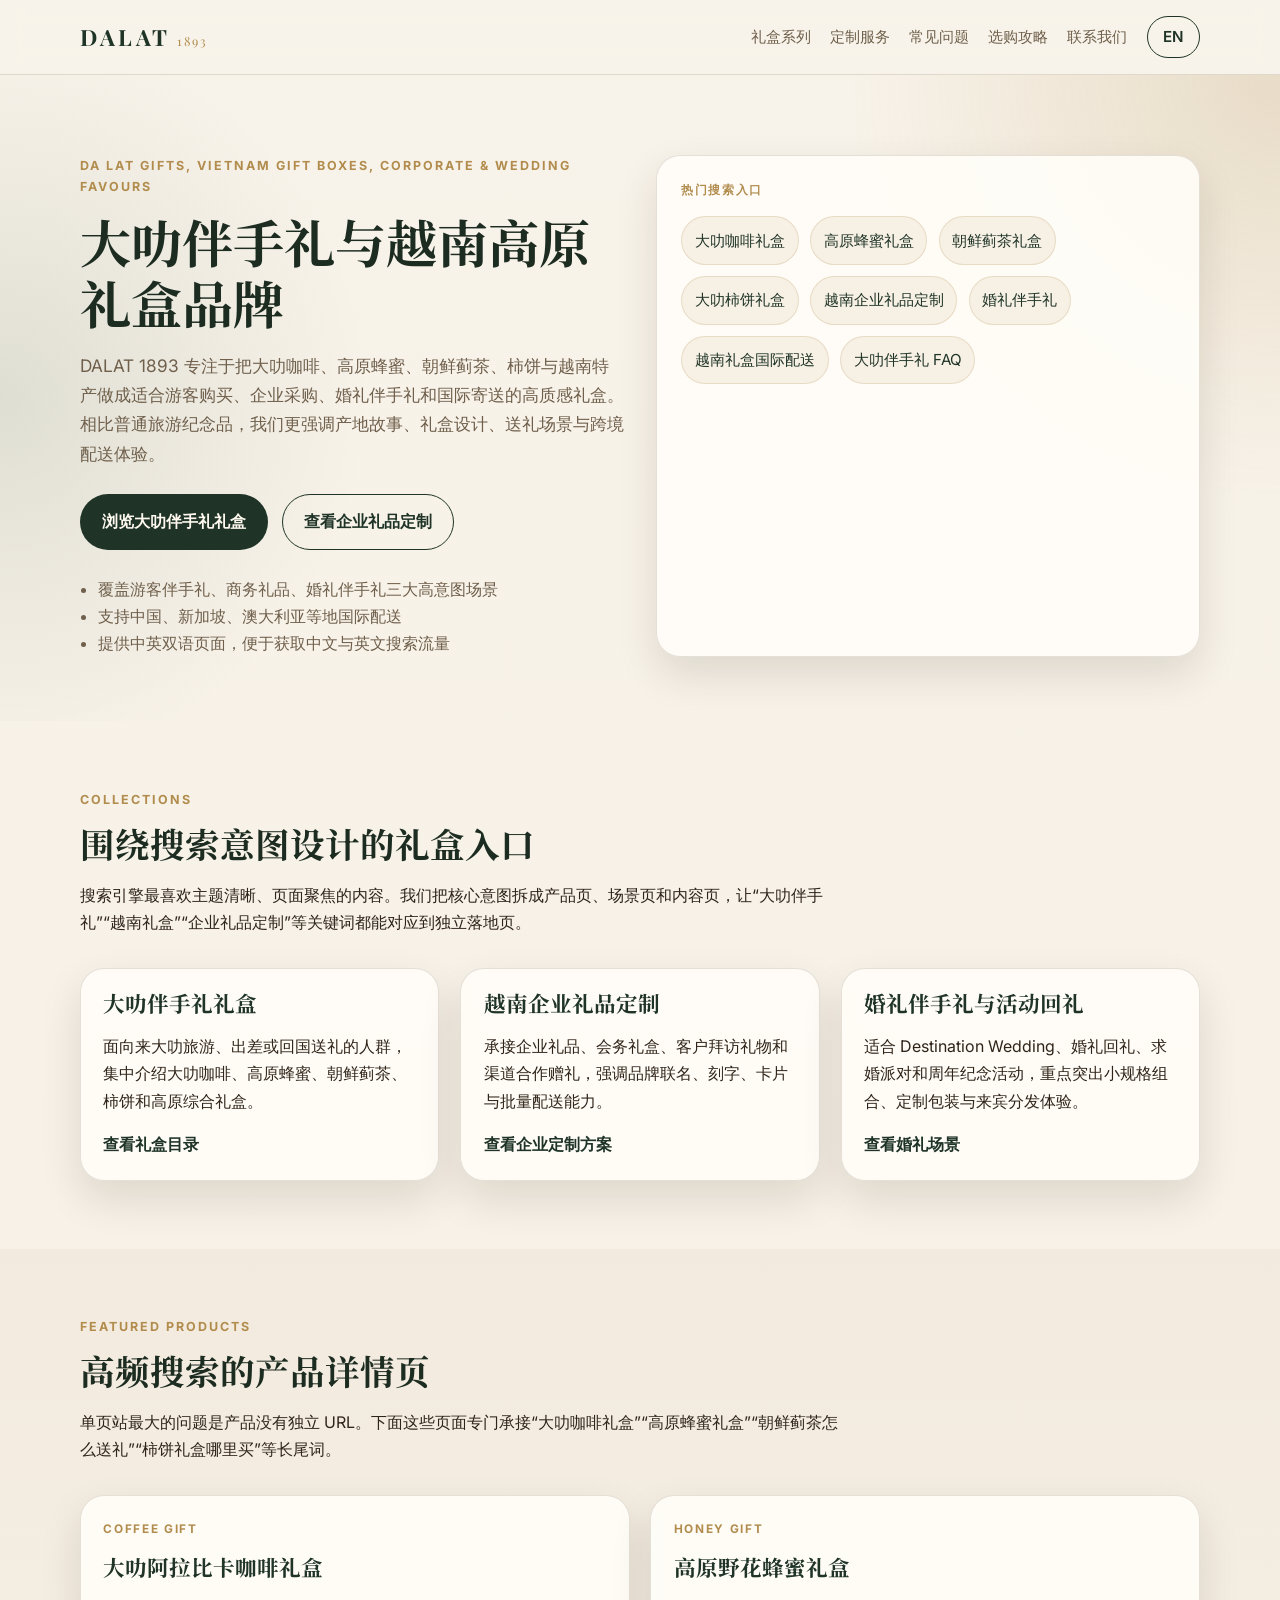
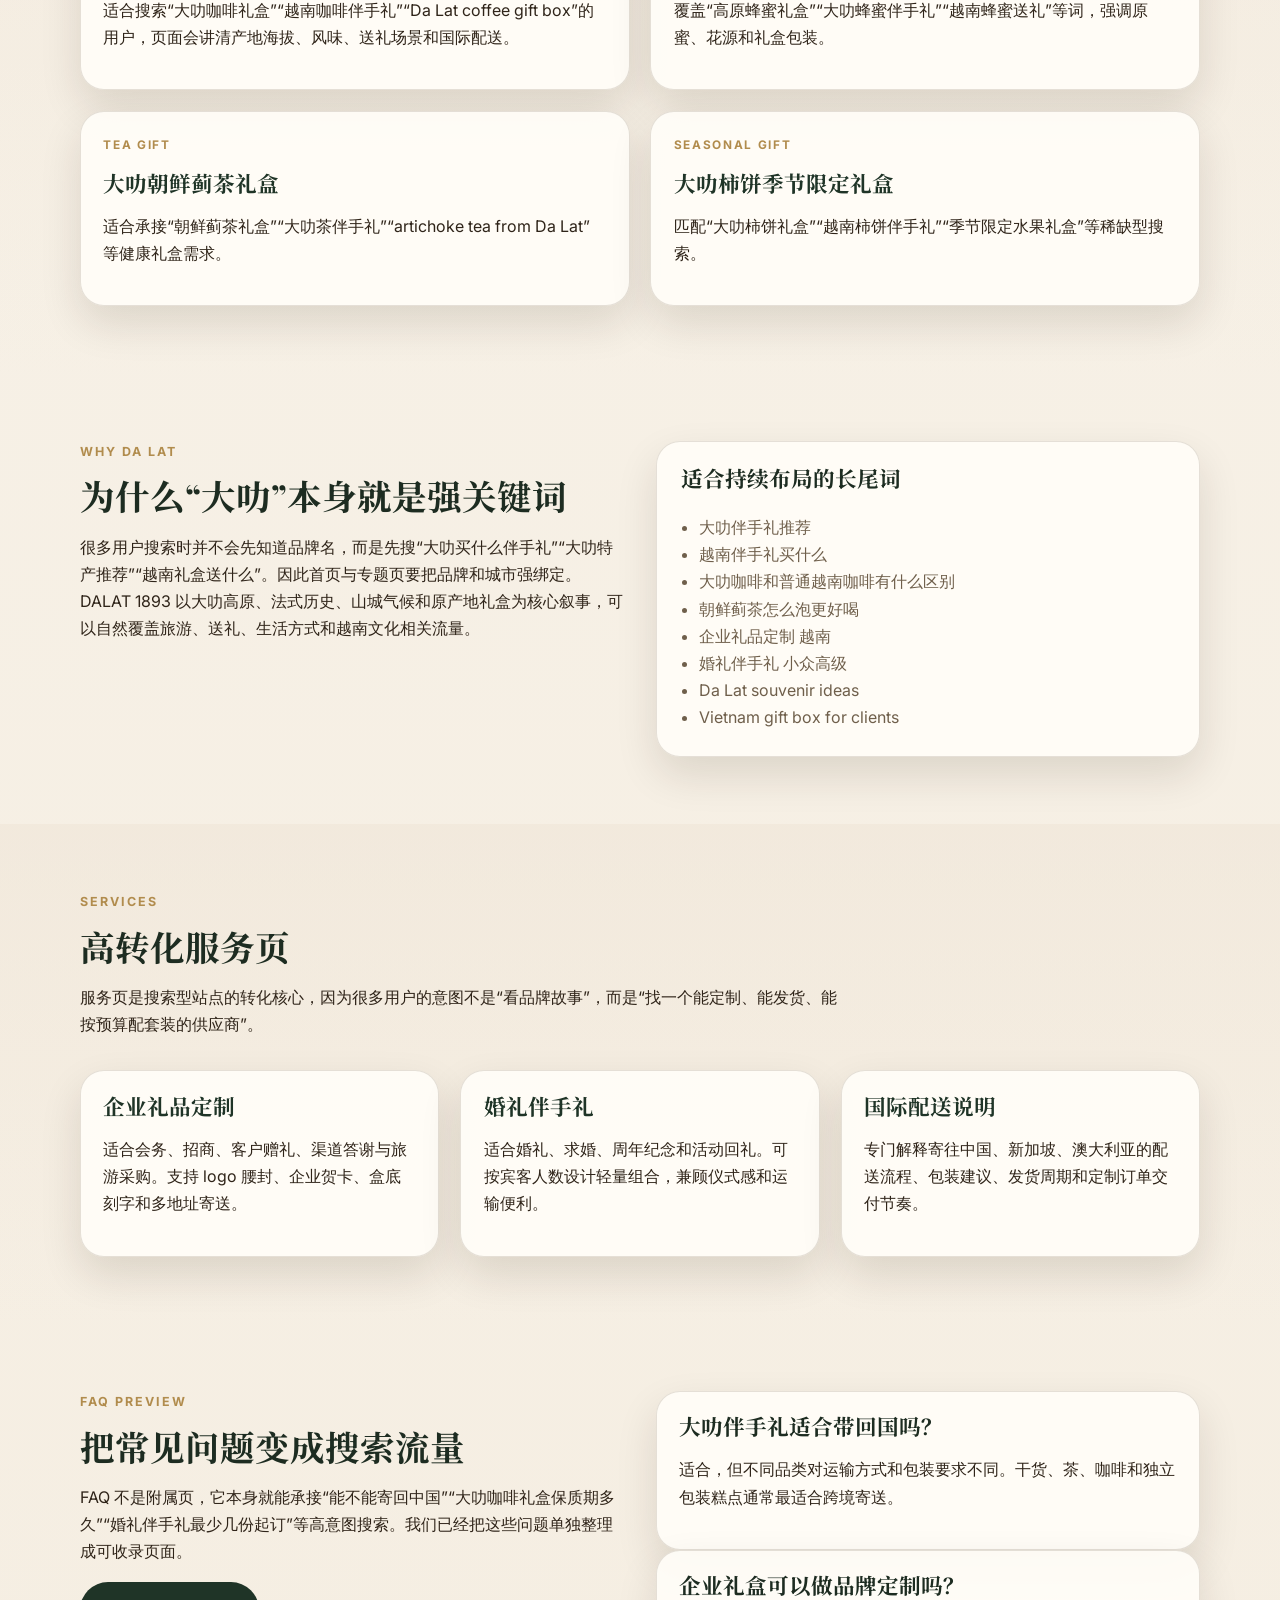
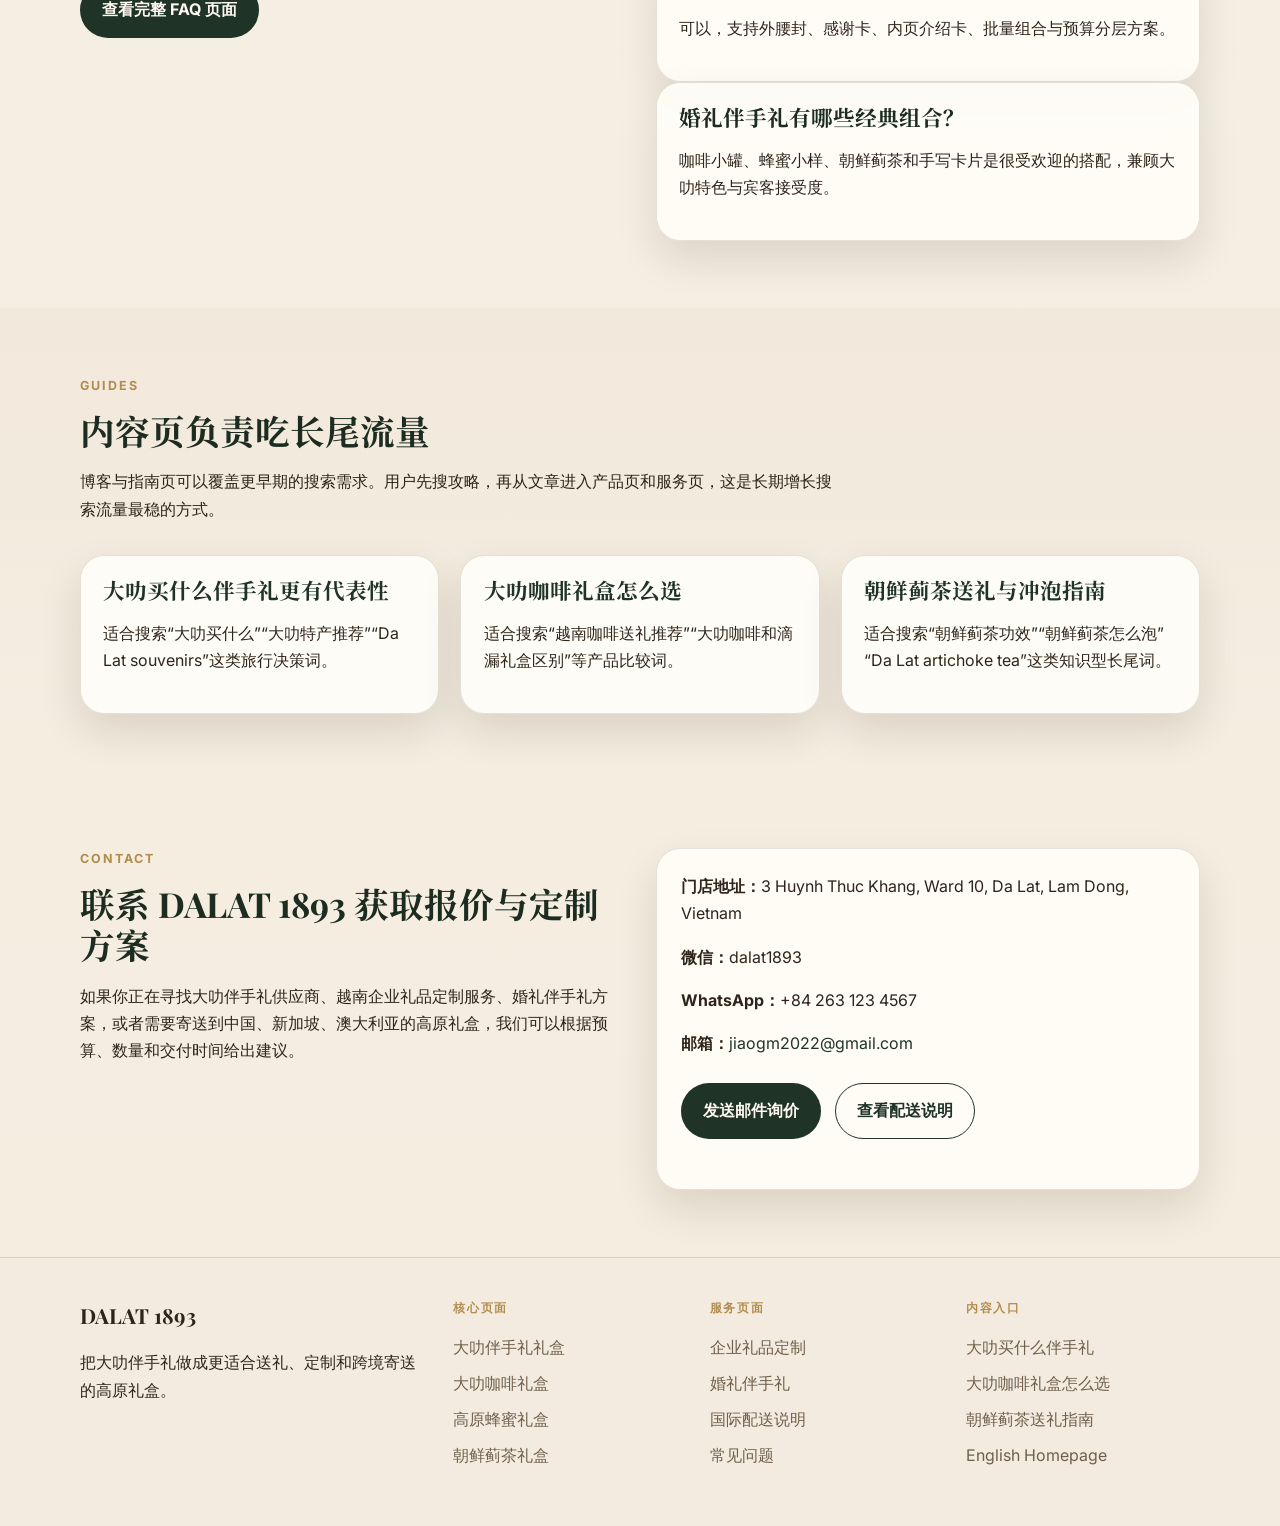
<file: dalat1893/index.html>
<!DOCTYPE html>
<html lang="zh-CN">
<head>
  <meta charset="UTF-8" />
  <meta name="viewport" content="width=device-width, initial-scale=1.0" />
  <title>大叻伴手礼与越南高原礼盒品牌 | DALAT 1893</title>
  <meta name="description" content="DALAT 1893 提供大叻伴手礼、越南礼盒、大叻咖啡、高原蜂蜜、朝鲜蓟茶、企业礼品定制、婚礼伴手礼与国际配送服务，帮助游客与品牌采购高质感的大叻特产礼装。" />
  <meta name="keywords" content="大叻伴手礼,越南伴手礼,越南礼盒,大叻咖啡礼盒,高原蜂蜜,朝鲜蓟茶,企业礼品定制,婚礼伴手礼,大叻特产" />
  <meta name="robots" content="index,follow,max-image-preview:large" />
  <meta name="author" content="DALAT 1893" />
  <link rel="canonical" href="https://www.dalat1893.com/" />
  <link rel="alternate" hreflang="zh-CN" href="https://www.dalat1893.com/" />
  <link rel="alternate" hreflang="en" href="https://www.dalat1893.com/en/" />
  <link rel="alternate" hreflang="x-default" href="https://www.dalat1893.com/" />
  <meta property="og:type" content="website" />
  <meta property="og:site_name" content="DALAT 1893" />
  <meta property="og:title" content="大叻伴手礼与越南高原礼盒品牌 | DALAT 1893" />
  <meta property="og:description" content="面向游客、企业采购与婚礼场景的大叻伴手礼品牌，主营大叻咖啡、蜂蜜、朝鲜蓟茶与高原礼盒。" />
  <meta property="og:url" content="https://www.dalat1893.com/" />
  <meta property="og:image" content="https://www.dalat1893.com/assets/images/og-home.svg" />
  <meta name="twitter:card" content="summary_large_image" />
  <meta name="twitter:title" content="大叻伴手礼与越南高原礼盒品牌 | DALAT 1893" />
  <meta name="twitter:description" content="大叻咖啡礼盒、高原蜂蜜、朝鲜蓟茶、企业礼品定制、婚礼伴手礼与国际配送。" />
  <meta name="twitter:image" content="https://www.dalat1893.com/assets/images/og-home.svg" />
  <link rel="icon" href="assets/images/favicon.svg" type="image/svg+xml" />
  <link rel="preconnect" href="https://fonts.googleapis.com" />
  <link rel="preconnect" href="https://fonts.gstatic.com" crossorigin />
  <link href="https://fonts.googleapis.com/css2?family=Playfair+Display:wght@500;600;700&family=Noto+Serif+SC:wght@400;500;600&family=Inter:wght@400;500;600;700&display=swap" rel="stylesheet" />
  <link rel="stylesheet" href="assets/css/style.css" />
  <script type="application/ld+json">
  {
    "@context": "https://schema.org",
    "@graph": [
      {
        "@type": "Organization",
        "name": "DALAT 1893",
        "url": "https://www.dalat1893.com/",
        "logo": "https://www.dalat1893.com/assets/images/og-home.svg",
        "email": "mailto:jiaogm2022@gmail.com",
        "telephone": "+84 263 123 4567",
        "sameAs": [
          "https://www.instagram.com/",
          "https://www.facebook.com/"
        ],
        "address": {
          "@type": "PostalAddress",
          "streetAddress": "3 Huynh Thuc Khang, Ward 10",
          "addressLocality": "Da Lat",
          "addressRegion": "Lam Dong",
          "addressCountry": "VN"
        }
      },
      {
        "@type": "WebSite",
        "name": "DALAT 1893",
        "url": "https://www.dalat1893.com/",
        "inLanguage": ["zh-CN", "en"],
        "potentialAction": {
          "@type": "SearchAction",
          "target": "https://www.dalat1893.com/collections/da-lat-gift-boxes.html"
        }
      }
    ]
  }
  </script>
</head>
<body>
  <header class="site-header">
    <div class="container header-row">
      <a class="brand" href="/">
        <span class="brand-mark">DALAT</span>
        <span class="brand-year">1893</span>
      </a>
      <button class="nav-toggle" type="button" aria-expanded="false" aria-controls="primary-nav">菜单</button>
      <nav class="primary-nav" id="primary-nav">
        <a href="#collections">礼盒系列</a>
        <a href="#services">定制服务</a>
        <a href="#faq-preview">常见问题</a>
        <a href="#guides">选购攻略</a>
        <a href="#contact">联系我们</a>
        <a class="nav-cta" href="en/">EN</a>
      </nav>
    </div>
  </header>

  <main>
    <section class="hero hero-home">
      <div class="container hero-grid">
        <div>
          <p class="eyebrow">Da Lat Gifts, Vietnam Gift Boxes, Corporate & Wedding Favours</p>
          <h1>大叻伴手礼与越南高原礼盒品牌</h1>
          <p class="lead">DALAT 1893 专注于把大叻咖啡、高原蜂蜜、朝鲜蓟茶、柿饼与越南特产做成适合游客购买、企业采购、婚礼伴手礼和国际寄送的高质感礼盒。相比普通旅游纪念品，我们更强调产地故事、礼盒设计、送礼场景与跨境配送体验。</p>
          <div class="hero-actions">
            <a class="button button-primary" href="collections/da-lat-gift-boxes.html">浏览大叻伴手礼礼盒</a>
            <a class="button button-secondary" href="corporate-gifts.html">查看企业礼品定制</a>
          </div>
          <ul class="hero-points">
            <li>覆盖游客伴手礼、商务礼品、婚礼伴手礼三大高意图场景</li>
            <li>支持中国、新加坡、澳大利亚等地国际配送</li>
            <li>提供中英双语页面，便于获取中文与英文搜索流量</li>
          </ul>
        </div>
        <div class="hero-card">
          <p class="card-label">热门搜索入口</p>
          <div class="tag-cloud">
            <a href="products/da-lat-arabica-coffee.html">大叻咖啡礼盒</a>
            <a href="products/highland-wildflower-honey.html">高原蜂蜜礼盒</a>
            <a href="products/artichoke-herbal-tea.html">朝鲜蓟茶礼盒</a>
            <a href="products/dried-persimmon-gift-box.html">大叻柿饼礼盒</a>
            <a href="corporate-gifts.html">越南企业礼品定制</a>
            <a href="wedding-favors.html">婚礼伴手礼</a>
            <a href="shipping.html">越南礼盒国际配送</a>
            <a href="faq.html">大叻伴手礼 FAQ</a>
          </div>
        </div>
      </div>
    </section>

    <section class="section" id="collections">
      <div class="container">
        <div class="section-heading">
          <p class="eyebrow">Collections</p>
          <h2>围绕搜索意图设计的礼盒入口</h2>
          <p>搜索引擎最喜欢主题清晰、页面聚焦的内容。我们把核心意图拆成产品页、场景页和内容页，让“大叻伴手礼”“越南礼盒”“企业礼品定制”等关键词都能对应到独立落地页。</p>
        </div>
        <div class="grid grid-3">
          <article class="card">
            <h3><a href="collections/da-lat-gift-boxes.html">大叻伴手礼礼盒</a></h3>
            <p>面向来大叻旅游、出差或回国送礼的人群，集中介绍大叻咖啡、高原蜂蜜、朝鲜蓟茶、柿饼和高原综合礼盒。</p>
            <a class="text-link" href="collections/da-lat-gift-boxes.html">查看礼盒目录</a>
          </article>
          <article class="card">
            <h3><a href="corporate-gifts.html">越南企业礼品定制</a></h3>
            <p>承接企业礼品、会务礼盒、客户拜访礼物和渠道合作赠礼，强调品牌联名、刻字、卡片与批量配送能力。</p>
            <a class="text-link" href="corporate-gifts.html">查看企业定制方案</a>
          </article>
          <article class="card">
            <h3><a href="wedding-favors.html">婚礼伴手礼与活动回礼</a></h3>
            <p>适合 Destination Wedding、婚礼回礼、求婚派对和周年纪念活动，重点突出小规格组合、定制包装与来宾分发体验。</p>
            <a class="text-link" href="wedding-favors.html">查看婚礼场景</a>
          </article>
        </div>
      </div>
    </section>

    <section class="section section-alt">
      <div class="container">
        <div class="section-heading">
          <p class="eyebrow">Featured Products</p>
          <h2>高频搜索的产品详情页</h2>
          <p>单页站最大的问题是产品没有独立 URL。下面这些页面专门承接“大叻咖啡礼盒”“高原蜂蜜礼盒”“朝鲜蓟茶怎么送礼”“柿饼礼盒哪里买”等长尾词。</p>
        </div>
        <div class="grid grid-2">
          <article class="product-card">
            <p class="product-kicker">Coffee Gift</p>
            <h3><a href="products/da-lat-arabica-coffee.html">大叻阿拉比卡咖啡礼盒</a></h3>
            <p>适合搜索“大叻咖啡礼盒”“越南咖啡伴手礼”“Da Lat coffee gift box”的用户，页面会讲清产地海拔、风味、送礼场景和国际配送。</p>
          </article>
          <article class="product-card">
            <p class="product-kicker">Honey Gift</p>
            <h3><a href="products/highland-wildflower-honey.html">高原野花蜂蜜礼盒</a></h3>
            <p>覆盖“高原蜂蜜礼盒”“大叻蜂蜜伴手礼”“越南蜂蜜送礼”等词，强调原蜜、花源和礼盒包装。</p>
          </article>
          <article class="product-card">
            <p class="product-kicker">Tea Gift</p>
            <h3><a href="products/artichoke-herbal-tea.html">大叻朝鲜蓟茶礼盒</a></h3>
            <p>适合承接“朝鲜蓟茶礼盒”“大叻茶伴手礼”“artichoke tea from Da Lat”等健康礼盒需求。</p>
          </article>
          <article class="product-card">
            <p class="product-kicker">Seasonal Gift</p>
            <h3><a href="products/dried-persimmon-gift-box.html">大叻柿饼季节限定礼盒</a></h3>
            <p>匹配“大叻柿饼礼盒”“越南柿饼伴手礼”“季节限定水果礼盒”等稀缺型搜索。</p>
          </article>
        </div>
      </div>
    </section>

    <section class="section">
      <div class="container split">
        <div>
          <p class="eyebrow">Why Da Lat</p>
          <h2>为什么“大叻”本身就是强关键词</h2>
          <p>很多用户搜索时并不会先知道品牌名，而是先搜“大叻买什么伴手礼”“大叻特产推荐”“越南礼盒送什么”。因此首页与专题页要把品牌和城市强绑定。DALAT 1893 以大叻高原、法式历史、山城气候和原产地礼盒为核心叙事，可以自然覆盖旅游、送礼、生活方式和越南文化相关流量。</p>
        </div>
        <div class="list-panel">
          <h3>适合持续布局的长尾词</h3>
          <ul class="plain-list">
            <li>大叻伴手礼推荐</li>
            <li>越南伴手礼买什么</li>
            <li>大叻咖啡和普通越南咖啡有什么区别</li>
            <li>朝鲜蓟茶怎么泡更好喝</li>
            <li>企业礼品定制 越南</li>
            <li>婚礼伴手礼 小众高级</li>
            <li>Da Lat souvenir ideas</li>
            <li>Vietnam gift box for clients</li>
          </ul>
        </div>
      </div>
    </section>

    <section class="section section-alt" id="services">
      <div class="container">
        <div class="section-heading">
          <p class="eyebrow">Services</p>
          <h2>高转化服务页</h2>
          <p>服务页是搜索型站点的转化核心，因为很多用户的意图不是“看品牌故事”，而是“找一个能定制、能发货、能按预算配套装的供应商”。</p>
        </div>
        <div class="grid grid-3">
          <article class="card">
            <h3><a href="corporate-gifts.html">企业礼品定制</a></h3>
            <p>适合会务、招商、客户赠礼、渠道答谢与旅游采购。支持 logo 腰封、企业贺卡、盒底刻字和多地址寄送。</p>
          </article>
          <article class="card">
            <h3><a href="wedding-favors.html">婚礼伴手礼</a></h3>
            <p>适合婚礼、求婚、周年纪念和活动回礼。可按宾客人数设计轻量组合，兼顾仪式感和运输便利。</p>
          </article>
          <article class="card">
            <h3><a href="shipping.html">国际配送说明</a></h3>
            <p>专门解释寄往中国、新加坡、澳大利亚的配送流程、包装建议、发货周期和定制订单交付节奏。</p>
          </article>
        </div>
      </div>
    </section>

    <section class="section" id="faq-preview">
      <div class="container split">
        <div>
          <p class="eyebrow">FAQ Preview</p>
          <h2>把常见问题变成搜索流量</h2>
          <p>FAQ 不是附属页，它本身就能承接“能不能寄回中国”“大叻咖啡礼盒保质期多久”“婚礼伴手礼最少几份起订”等高意图搜索。我们已经把这些问题单独整理成可收录页面。</p>
          <a class="button button-primary" href="faq.html">查看完整 FAQ 页面</a>
        </div>
        <div class="faq-preview-list">
          <div class="faq-preview-item">
            <h3>大叻伴手礼适合带回国吗？</h3>
            <p>适合，但不同品类对运输方式和包装要求不同。干货、茶、咖啡和独立包装糕点通常最适合跨境寄送。</p>
          </div>
          <div class="faq-preview-item">
            <h3>企业礼盒可以做品牌定制吗？</h3>
            <p>可以，支持外腰封、感谢卡、内页介绍卡、批量组合与预算分层方案。</p>
          </div>
          <div class="faq-preview-item">
            <h3>婚礼伴手礼有哪些经典组合？</h3>
            <p>咖啡小罐、蜂蜜小样、朝鲜蓟茶和手写卡片是很受欢迎的搭配，兼顾大叻特色与宾客接受度。</p>
          </div>
        </div>
      </div>
    </section>

    <section class="section section-alt" id="guides">
      <div class="container">
        <div class="section-heading">
          <p class="eyebrow">Guides</p>
          <h2>内容页负责吃长尾流量</h2>
          <p>博客与指南页可以覆盖更早期的搜索需求。用户先搜攻略，再从文章进入产品页和服务页，这是长期增长搜索流量最稳的方式。</p>
        </div>
        <div class="grid grid-3">
          <article class="card">
            <h3><a href="blog/what-to-buy-in-da-lat.html">大叻买什么伴手礼更有代表性</a></h3>
            <p>适合搜索“大叻买什么”“大叻特产推荐”“Da Lat souvenirs”这类旅行决策词。</p>
          </article>
          <article class="card">
            <h3><a href="blog/da-lat-coffee-gift-guide.html">大叻咖啡礼盒怎么选</a></h3>
            <p>适合搜索“越南咖啡送礼推荐”“大叻咖啡和滴漏礼盒区别”等产品比较词。</p>
          </article>
          <article class="card">
            <h3><a href="blog/artichoke-tea-guide.html">朝鲜蓟茶送礼与冲泡指南</a></h3>
            <p>适合搜索“朝鲜蓟茶功效”“朝鲜蓟茶怎么泡”“Da Lat artichoke tea”这类知识型长尾词。</p>
          </article>
        </div>
      </div>
    </section>

    <section class="section contact-section" id="contact">
      <div class="container split">
        <div>
          <p class="eyebrow">Contact</p>
          <h2>联系 DALAT 1893 获取报价与定制方案</h2>
          <p>如果你正在寻找大叻伴手礼供应商、越南企业礼品定制服务、婚礼伴手礼方案，或者需要寄送到中国、新加坡、澳大利亚的高原礼盒，我们可以根据预算、数量和交付时间给出建议。</p>
        </div>
        <div class="contact-card">
          <p><strong>门店地址：</strong>3 Huynh Thuc Khang, Ward 10, Da Lat, Lam Dong, Vietnam</p>
          <p><strong>微信：</strong>dalat1893</p>
          <p><strong>WhatsApp：</strong>+84 263 123 4567</p>
          <p><strong>邮箱：</strong><a href="mailto:jiaogm2022@gmail.com">jiaogm2022@gmail.com</a></p>
          <div class="button-row">
            <a class="button button-primary" href="mailto:jiaogm2022@gmail.com">发送邮件询价</a>
            <a class="button button-secondary" href="shipping.html">查看配送说明</a>
          </div>
        </div>
      </div>
    </section>
  </main>

  <footer class="site-footer">
    <div class="container footer-grid">
      <div>
        <p class="footer-brand">DALAT 1893</p>
        <p>把大叻伴手礼做成更适合送礼、定制和跨境寄送的高原礼盒。</p>
      </div>
      <div>
        <p class="footer-title">核心页面</p>
        <a href="collections/da-lat-gift-boxes.html">大叻伴手礼礼盒</a>
        <a href="products/da-lat-arabica-coffee.html">大叻咖啡礼盒</a>
        <a href="products/highland-wildflower-honey.html">高原蜂蜜礼盒</a>
        <a href="products/artichoke-herbal-tea.html">朝鲜蓟茶礼盒</a>
      </div>
      <div>
        <p class="footer-title">服务页面</p>
        <a href="corporate-gifts.html">企业礼品定制</a>
        <a href="wedding-favors.html">婚礼伴手礼</a>
        <a href="shipping.html">国际配送说明</a>
        <a href="faq.html">常见问题</a>
      </div>
      <div>
        <p class="footer-title">内容入口</p>
        <a href="blog/what-to-buy-in-da-lat.html">大叻买什么伴手礼</a>
        <a href="blog/da-lat-coffee-gift-guide.html">大叻咖啡礼盒怎么选</a>
        <a href="blog/artichoke-tea-guide.html">朝鲜蓟茶送礼指南</a>
        <a href="en/">English Homepage</a>
      </div>
    </div>
  </footer>

  <script src="assets/js/main.js"></script>
</body>
</html>
</file>
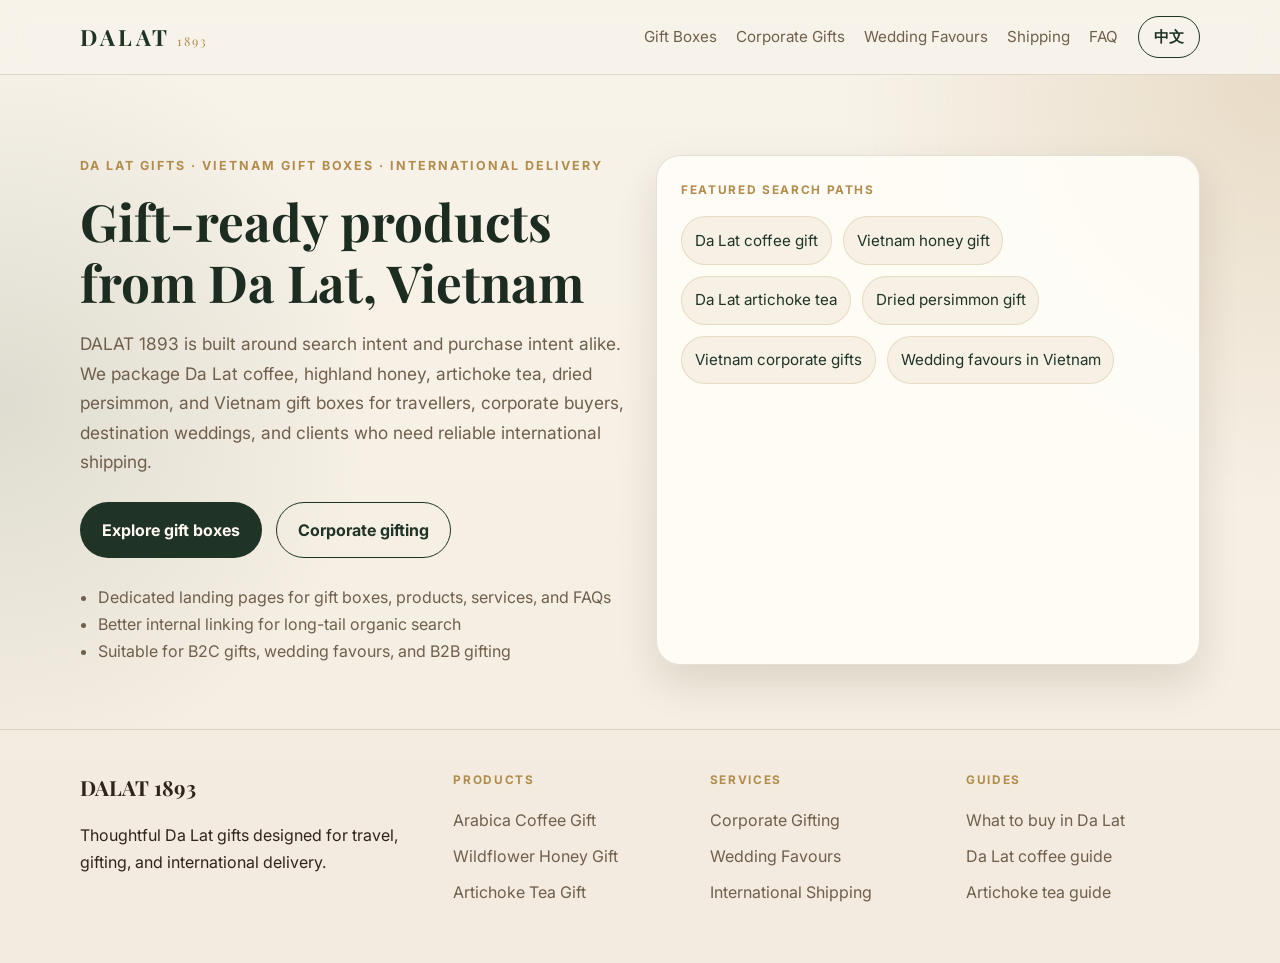
<file: dalat1893/en/index.html>
<!DOCTYPE html>
<html lang="en">
<head>
  <meta charset="UTF-8" />
  <meta name="viewport" content="width=device-width, initial-scale=1.0" />
  <title>Da Lat Gifts, Vietnam Gift Boxes & Corporate Favours | DALAT 1893</title>
  <meta name="description" content="DALAT 1893 offers Da Lat gifts, Vietnam gift boxes, Arabica coffee tins, wildflower honey, artichoke tea, wedding favours, corporate gifts, and international shipping from Da Lat." />
  <meta name="robots" content="index,follow,max-image-preview:large" />
  <link rel="canonical" href="https://www.dalat1893.com/en/" />
  <link rel="alternate" hreflang="zh-CN" href="https://www.dalat1893.com/" />
  <link rel="alternate" hreflang="en" href="https://www.dalat1893.com/en/" />
  <link rel="icon" href="../assets/images/favicon.svg" type="image/svg+xml" />
  <meta property="og:type" content="website" />
  <meta property="og:title" content="Da Lat Gifts, Vietnam Gift Boxes & Corporate Favours | DALAT 1893" />
  <meta property="og:description" content="Gift-ready Da Lat coffee, honey, artichoke tea, wedding favours, client gifts, and international delivery from Vietnam." />
  <meta property="og:url" content="https://www.dalat1893.com/en/" />
  <meta property="og:image" content="https://www.dalat1893.com/assets/images/og-home.svg" />
  <link rel="preconnect" href="https://fonts.googleapis.com" />
  <link rel="preconnect" href="https://fonts.gstatic.com" crossorigin />
  <link href="https://fonts.googleapis.com/css2?family=Playfair+Display:wght@500;600;700&family=Noto+Serif+SC:wght@400;500;600&family=Inter:wght@400;500;600;700&display=swap" rel="stylesheet" />
  <link rel="stylesheet" href="../assets/css/style.css" />
</head>
<body>
  <header class="site-header">
    <div class="container header-row">
      <a class="brand" href="/en/">
        <span class="brand-mark">DALAT</span>
        <span class="brand-year">1893</span>
      </a>
      <button class="nav-toggle" type="button" aria-expanded="false" aria-controls="primary-nav">Menu</button>
      <nav class="primary-nav" id="primary-nav">
        <a href="/collections/da-lat-gift-boxes.html">Gift Boxes</a>
        <a href="/corporate-gifts.html">Corporate Gifts</a>
        <a href="/wedding-favors.html">Wedding Favours</a>
        <a href="/shipping.html">Shipping</a>
        <a href="/faq.html">FAQ</a>
        <a class="nav-cta" href="/">中文</a>
      </nav>
    </div>
  </header>

  <main>
    <section class="hero hero-home">
      <div class="container hero-grid">
        <div>
          <p class="eyebrow">Da Lat Gifts · Vietnam Gift Boxes · International Delivery</p>
          <h1>Gift-ready products from Da Lat, Vietnam</h1>
          <p class="lead">DALAT 1893 is built around search intent and purchase intent alike. We package Da Lat coffee, highland honey, artichoke tea, dried persimmon, and Vietnam gift boxes for travellers, corporate buyers, destination weddings, and clients who need reliable international shipping.</p>
          <div class="hero-actions">
            <a class="button button-primary" href="/collections/da-lat-gift-boxes.html">Explore gift boxes</a>
            <a class="button button-secondary" href="/corporate-gifts.html">Corporate gifting</a>
          </div>
          <ul class="hero-points">
            <li>Dedicated landing pages for gift boxes, products, services, and FAQs</li>
            <li>Better internal linking for long-tail organic search</li>
            <li>Suitable for B2C gifts, wedding favours, and B2B gifting</li>
          </ul>
        </div>
        <div class="hero-card">
          <p class="card-label">Featured Search Paths</p>
          <div class="tag-cloud">
            <a href="/products/da-lat-arabica-coffee.html">Da Lat coffee gift</a>
            <a href="/products/highland-wildflower-honey.html">Vietnam honey gift</a>
            <a href="/products/artichoke-herbal-tea.html">Da Lat artichoke tea</a>
            <a href="/products/dried-persimmon-gift-box.html">Dried persimmon gift</a>
            <a href="/corporate-gifts.html">Vietnam corporate gifts</a>
            <a href="/wedding-favors.html">Wedding favours in Vietnam</a>
          </div>
        </div>
      </div>
    </section>
  </main>

  <footer class="site-footer">
    <div class="container footer-grid">
      <div>
        <p class="footer-brand">DALAT 1893</p>
        <p>Thoughtful Da Lat gifts designed for travel, gifting, and international delivery.</p>
      </div>
      <div>
        <p class="footer-title">Products</p>
        <a href="/products/da-lat-arabica-coffee.html">Arabica Coffee Gift</a>
        <a href="/products/highland-wildflower-honey.html">Wildflower Honey Gift</a>
        <a href="/products/artichoke-herbal-tea.html">Artichoke Tea Gift</a>
      </div>
      <div>
        <p class="footer-title">Services</p>
        <a href="/corporate-gifts.html">Corporate Gifting</a>
        <a href="/wedding-favors.html">Wedding Favours</a>
        <a href="/shipping.html">International Shipping</a>
      </div>
      <div>
        <p class="footer-title">Guides</p>
        <a href="/blog/what-to-buy-in-da-lat.html">What to buy in Da Lat</a>
        <a href="/blog/da-lat-coffee-gift-guide.html">Da Lat coffee guide</a>
        <a href="/blog/artichoke-tea-guide.html">Artichoke tea guide</a>
      </div>
    </div>
  </footer>

  <script src="../assets/js/main.js"></script>
</body>
</html>
</file>
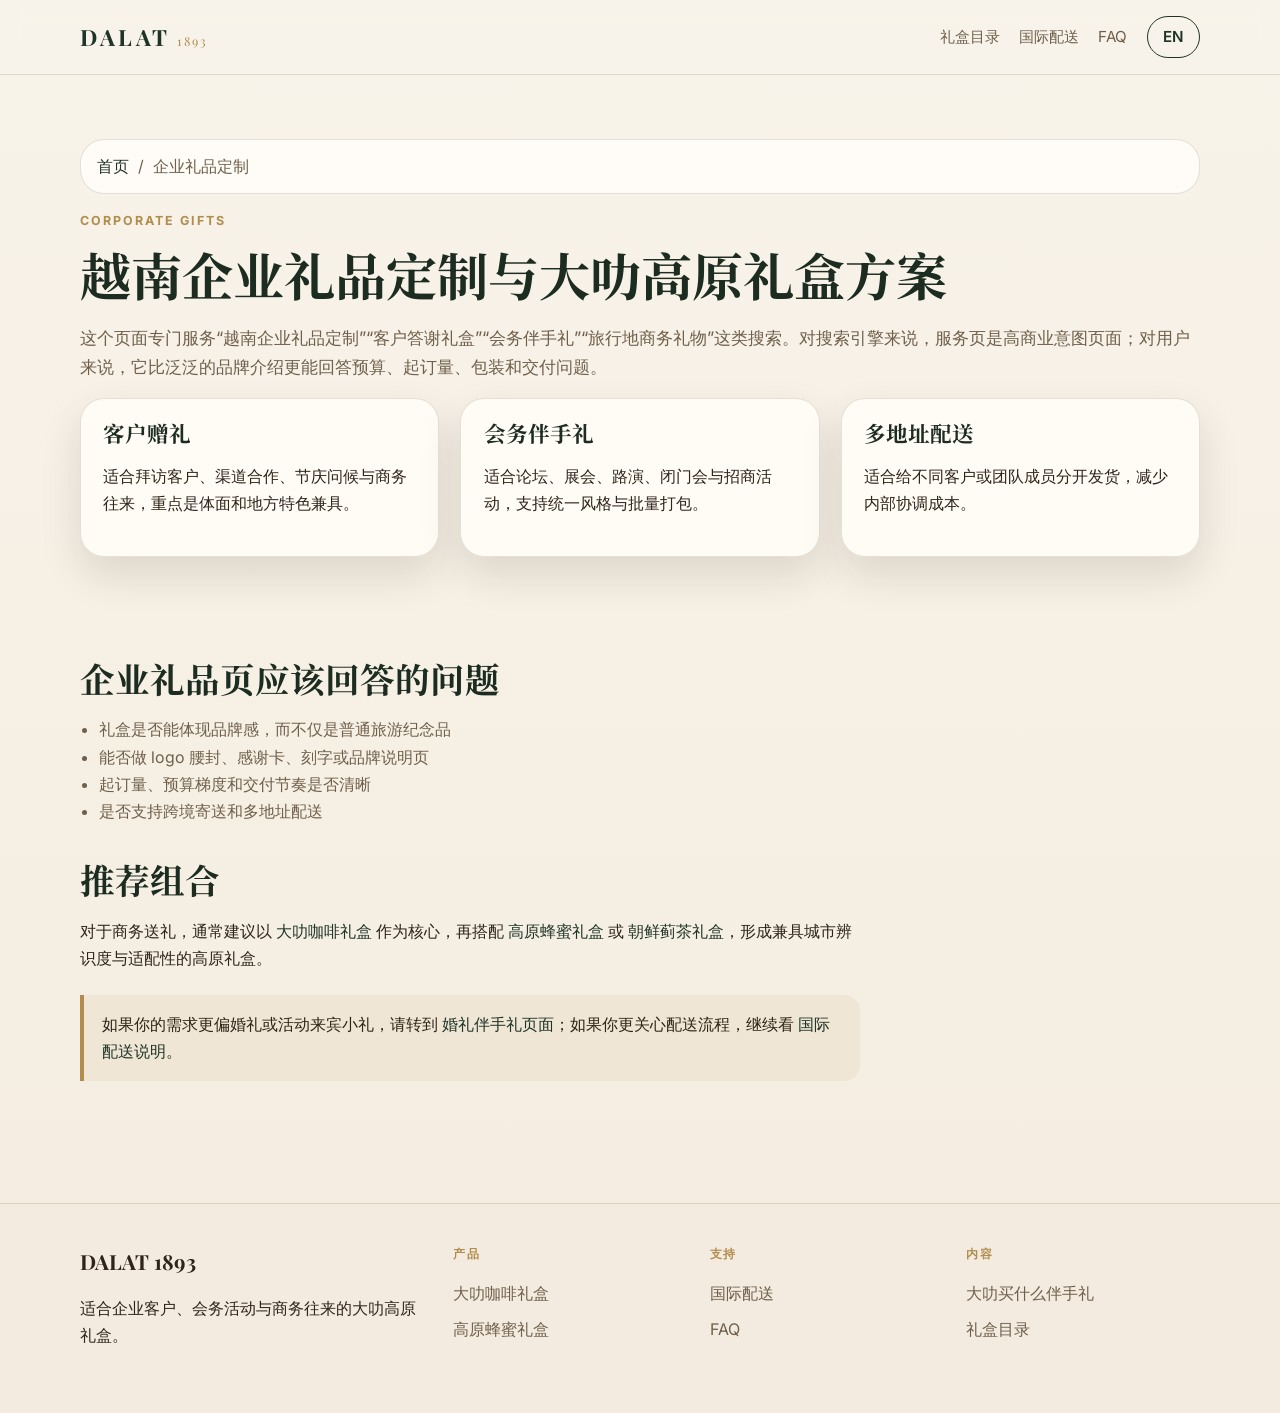
<file: dalat1893/corporate-gifts.html>
<!DOCTYPE html>
<html lang="zh-CN">
<head>
  <meta charset="UTF-8" />
  <meta name="viewport" content="width=device-width, initial-scale=1.0" />
  <title>越南企业礼品定制 | 大叻高原礼盒与客户赠礼方案 | DALAT 1893</title>
  <meta name="description" content="DALAT 1893 提供越南企业礼品定制、大叻高原礼盒、客户答谢礼、会务伴手礼与多地址配送方案，适合企业批量采购。" />
  <meta name="robots" content="index,follow" />
  <link rel="canonical" href="https://www.dalat1893.com/corporate-gifts.html" />
  <link rel="icon" href="assets/images/favicon.svg" type="image/svg+xml" />
  <link rel="preconnect" href="https://fonts.googleapis.com" />
  <link rel="preconnect" href="https://fonts.gstatic.com" crossorigin />
  <link href="https://fonts.googleapis.com/css2?family=Playfair+Display:wght@500;600;700&family=Noto+Serif+SC:wght@400;500;600&family=Inter:wght@400;500;600;700&display=swap" rel="stylesheet" />
  <link rel="stylesheet" href="assets/css/style.css" />
</head>
<body>
  <header class="site-header"><div class="container header-row"><a class="brand" href="index.html"><span class="brand-mark">DALAT</span><span class="brand-year">1893</span></a><button class="nav-toggle" type="button" aria-expanded="false" aria-controls="primary-nav">菜单</button><nav class="primary-nav" id="primary-nav"><a href="collections/da-lat-gift-boxes.html">礼盒目录</a><a href="shipping.html">国际配送</a><a href="faq.html">FAQ</a><a class="nav-cta" href="en/">EN</a></nav></div></header>
  <main class="page-hero">
    <div class="container">
      <nav class="breadcrumbs" aria-label="Breadcrumb"><ol><li><a href="index.html">首页</a></li><li>企业礼品定制</li></ol></nav>
      <p class="eyebrow">Corporate Gifts</p>
      <h1>越南企业礼品定制与大叻高原礼盒方案</h1>
      <p class="lead">这个页面专门服务“越南企业礼品定制”“客户答谢礼盒”“会务伴手礼”“旅行地商务礼物”这类搜索。对搜索引擎来说，服务页是高商业意图页面；对用户来说，它比泛泛的品牌介绍更能回答预算、起订量、包装和交付问题。</p>
      <div class="grid grid-3">
        <article class="card"><h3>客户赠礼</h3><p>适合拜访客户、渠道合作、节庆问候与商务往来，重点是体面和地方特色兼具。</p></article>
        <article class="card"><h3>会务伴手礼</h3><p>适合论坛、展会、路演、闭门会与招商活动，支持统一风格与批量打包。</p></article>
        <article class="card"><h3>多地址配送</h3><p>适合给不同客户或团队成员分开发货，减少内部协调成本。</p></article>
      </div>
      <section class="section article-content">
        <h2>企业礼品页应该回答的问题</h2>
        <ul>
          <li>礼盒是否能体现品牌感，而不仅是普通旅游纪念品</li>
          <li>能否做 logo 腰封、感谢卡、刻字或品牌说明页</li>
          <li>起订量、预算梯度和交付节奏是否清晰</li>
          <li>是否支持跨境寄送和多地址配送</li>
        </ul>
        <h2>推荐组合</h2>
        <p>对于商务送礼，通常建议以 <a href="products/da-lat-arabica-coffee.html">大叻咖啡礼盒</a> 作为核心，再搭配 <a href="products/highland-wildflower-honey.html">高原蜂蜜礼盒</a> 或 <a href="products/artichoke-herbal-tea.html">朝鲜蓟茶礼盒</a>，形成兼具城市辨识度与适配性的高原礼盒。</p>
        <div class="callout">如果你的需求更偏婚礼或活动来宾小礼，请转到 <a href="wedding-favors.html">婚礼伴手礼页面</a>；如果你更关心配送流程，继续看 <a href="shipping.html">国际配送说明</a>。</div>
      </section>
    </div>
  </main>
  <footer class="site-footer"><div class="container footer-grid"><div><p class="footer-brand">DALAT 1893</p><p>适合企业客户、会务活动与商务往来的大叻高原礼盒。</p></div><div><p class="footer-title">产品</p><a href="products/da-lat-arabica-coffee.html">大叻咖啡礼盒</a><a href="products/highland-wildflower-honey.html">高原蜂蜜礼盒</a></div><div><p class="footer-title">支持</p><a href="shipping.html">国际配送</a><a href="faq.html">FAQ</a></div><div><p class="footer-title">内容</p><a href="blog/what-to-buy-in-da-lat.html">大叻买什么伴手礼</a><a href="collections/da-lat-gift-boxes.html">礼盒目录</a></div></div></footer>
  <script src="assets/js/main.js"></script>
</body>
</html>
</file>
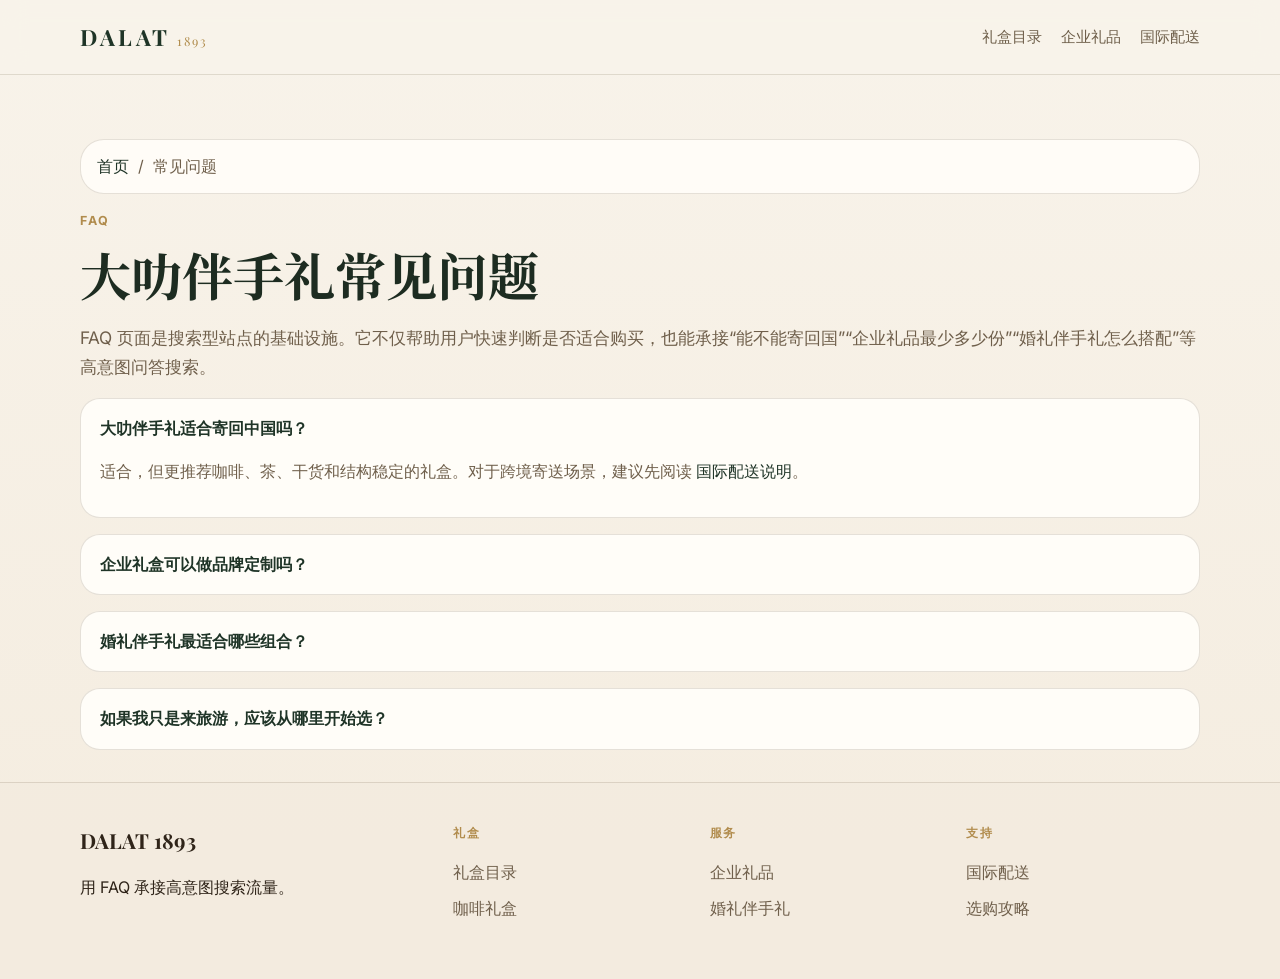
<file: dalat1893/faq.html>
<!DOCTYPE html>
<html lang="zh-CN">
<head>
  <meta charset="UTF-8" />
  <meta name="viewport" content="width=device-width, initial-scale=1.0" />
  <title>大叻伴手礼常见问题 FAQ | 购买、送礼与国际配送 | DALAT 1893</title>
  <meta name="description" content="解答大叻伴手礼购买、越南礼盒送礼、企业定制、婚礼伴手礼与国际配送等常见问题，承接高意图 FAQ 搜索流量。" />
  <meta name="robots" content="index,follow" />
  <link rel="canonical" href="https://www.dalat1893.com/faq.html" />
  <link rel="icon" href="assets/images/favicon.svg" type="image/svg+xml" />
  <link rel="preconnect" href="https://fonts.googleapis.com" />
  <link rel="preconnect" href="https://fonts.gstatic.com" crossorigin />
  <link href="https://fonts.googleapis.com/css2?family=Playfair+Display:wght@500;600;700&family=Noto+Serif+SC:wght@400;500;600&family=Inter:wght@400;500;600;700&display=swap" rel="stylesheet" />
  <link rel="stylesheet" href="assets/css/style.css" />
  <script type="application/ld+json">
  {
    "@context": "https://schema.org",
    "@type": "FAQPage",
    "mainEntity": [
      {
        "@type": "Question",
        "name": "大叻伴手礼适合寄回中国吗？",
        "acceptedAnswer": {
          "@type": "Answer",
          "text": "适合，但更推荐咖啡、茶、干货和结构稳定的礼盒，便于跨境运输。"
        }
      },
      {
        "@type": "Question",
        "name": "企业礼盒可以定制品牌元素吗？",
        "acceptedAnswer": {
          "@type": "Answer",
          "text": "可以，常见方式包括腰封、卡片、盒底刻字与品牌说明页。"
        }
      },
      {
        "@type": "Question",
        "name": "婚礼伴手礼适合做哪些组合？",
        "acceptedAnswer": {
          "@type": "Answer",
          "text": "咖啡、蜂蜜和朝鲜蓟茶是较稳定的组合，兼顾大叻特色与宾客接受度。"
        }
      }
    ]
  }
  </script>
</head>
<body>
  <header class="site-header"><div class="container header-row"><a class="brand" href="index.html"><span class="brand-mark">DALAT</span><span class="brand-year">1893</span></a><button class="nav-toggle" type="button" aria-expanded="false" aria-controls="primary-nav">菜单</button><nav class="primary-nav" id="primary-nav"><a href="collections/da-lat-gift-boxes.html">礼盒目录</a><a href="corporate-gifts.html">企业礼品</a><a href="shipping.html">国际配送</a></nav></div></header>
  <main class="page-hero">
    <div class="container">
      <nav class="breadcrumbs" aria-label="Breadcrumb"><ol><li><a href="index.html">首页</a></li><li>常见问题</li></ol></nav>
      <p class="eyebrow">FAQ</p>
      <h1>大叻伴手礼常见问题</h1>
      <p class="lead">FAQ 页面是搜索型站点的基础设施。它不仅帮助用户快速判断是否适合购买，也能承接“能不能寄回国”“企业礼品最少多少份”“婚礼伴手礼怎么搭配”等高意图问答搜索。</p>
      <section class="faq-list">
        <article class="faq-item is-open">
          <button type="button">大叻伴手礼适合寄回中国吗？</button>
          <div class="faq-answer"><p>适合，但更推荐咖啡、茶、干货和结构稳定的礼盒。对于跨境寄送场景，建议先阅读 <a href="shipping.html">国际配送说明</a>。</p></div>
        </article>
        <article class="faq-item">
          <button type="button">企业礼盒可以做品牌定制吗？</button>
          <div class="faq-answer"><p>可以，常见方式包括腰封、卡片、盒底刻字和品牌说明页。详情可见 <a href="corporate-gifts.html">企业礼品定制页面</a>。</p></div>
        </article>
        <article class="faq-item">
          <button type="button">婚礼伴手礼最适合哪些组合？</button>
          <div class="faq-answer"><p>咖啡、蜂蜜和朝鲜蓟茶是稳定组合，既有地方特色，又容易被不同年龄层接受。可查看 <a href="wedding-favors.html">婚礼伴手礼方案</a>。</p></div>
        </article>
        <article class="faq-item">
          <button type="button">如果我只是来旅游，应该从哪里开始选？</button>
          <div class="faq-answer"><p>建议从 <a href="collections/da-lat-gift-boxes.html">大叻伴手礼礼盒目录</a> 开始，再根据咖啡、蜂蜜、茶或季节限定去细分。</p></div>
        </article>
      </section>
    </div>
  </main>
  <footer class="site-footer"><div class="container footer-grid"><div><p class="footer-brand">DALAT 1893</p><p>用 FAQ 承接高意图搜索流量。</p></div><div><p class="footer-title">礼盒</p><a href="collections/da-lat-gift-boxes.html">礼盒目录</a><a href="products/da-lat-arabica-coffee.html">咖啡礼盒</a></div><div><p class="footer-title">服务</p><a href="corporate-gifts.html">企业礼品</a><a href="wedding-favors.html">婚礼伴手礼</a></div><div><p class="footer-title">支持</p><a href="shipping.html">国际配送</a><a href="blog/what-to-buy-in-da-lat.html">选购攻略</a></div></div></footer>
  <script src="assets/js/main.js"></script>
</body>
</html>
</file>
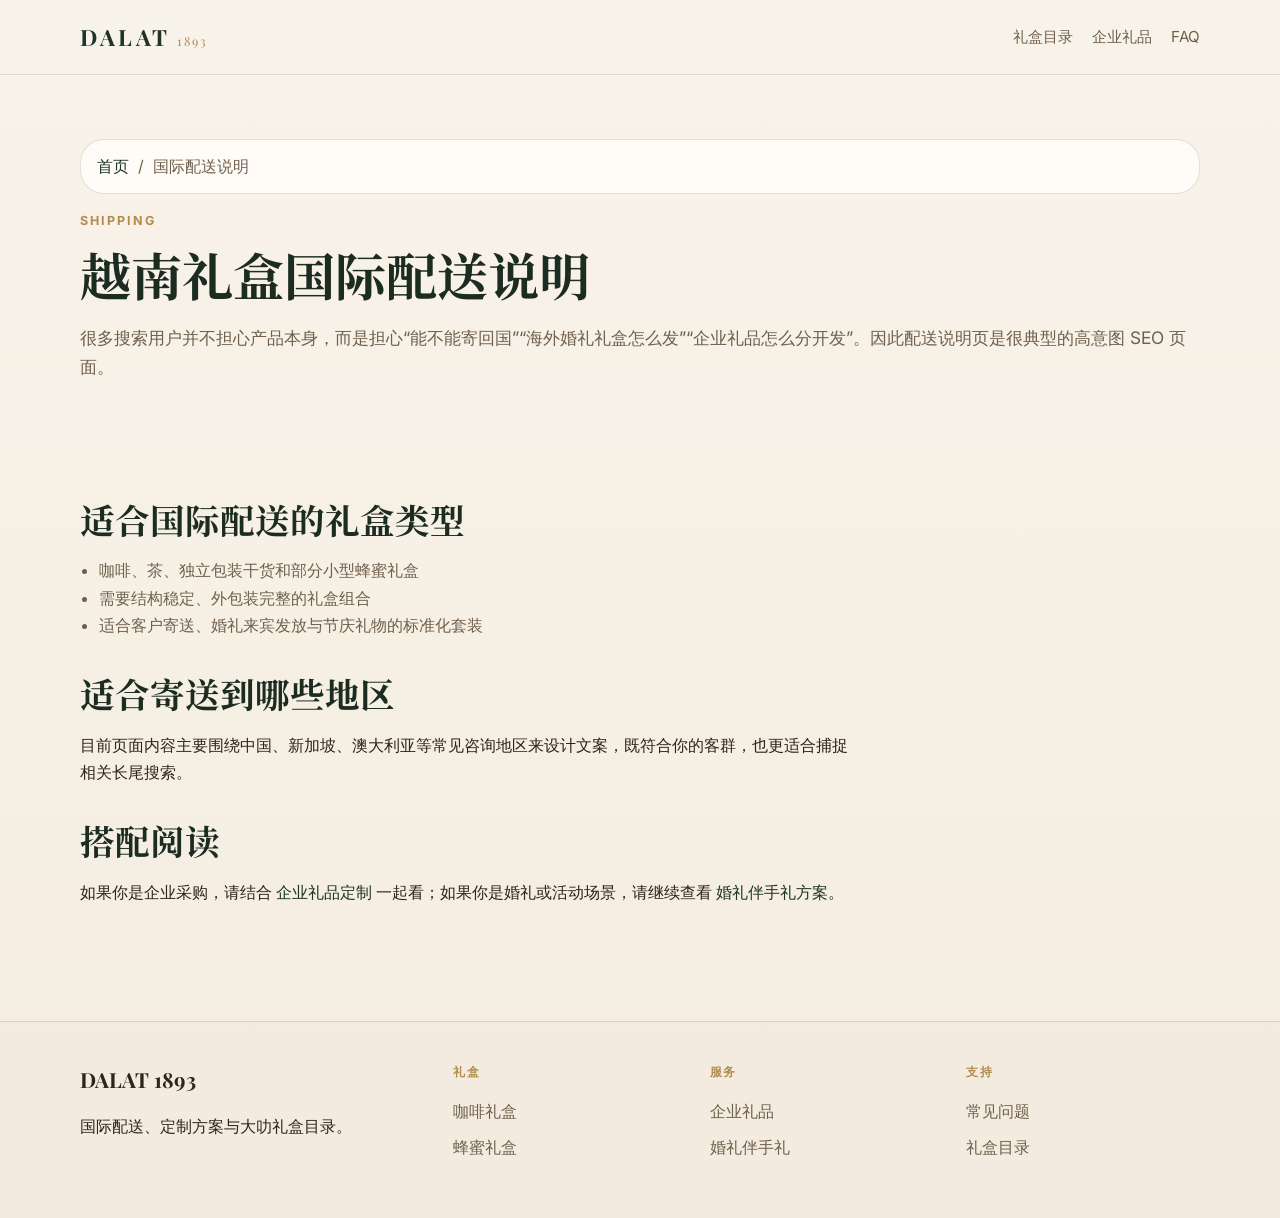
<file: dalat1893/shipping.html>
<!DOCTYPE html>
<html lang="zh-CN">
<head>
  <meta charset="UTF-8" />
  <meta name="viewport" content="width=device-width, initial-scale=1.0" />
  <title>越南礼盒国际配送说明 | 寄往中国、新加坡、澳大利亚 | DALAT 1893</title>
  <meta name="description" content="说明 DALAT 1893 大叻礼盒寄往中国、新加坡、澳大利亚等地的包装建议、配送节奏、适合跨境寄送的产品类型与采购提示。" />
  <meta name="robots" content="index,follow" />
  <link rel="canonical" href="https://www.dalat1893.com/shipping.html" />
  <link rel="icon" href="assets/images/favicon.svg" type="image/svg+xml" />
  <link rel="preconnect" href="https://fonts.googleapis.com" />
  <link rel="preconnect" href="https://fonts.gstatic.com" crossorigin />
  <link href="https://fonts.googleapis.com/css2?family=Playfair+Display:wght@500;600;700&family=Noto+Serif+SC:wght@400;500;600&family=Inter:wght@400;500;600;700&display=swap" rel="stylesheet" />
  <link rel="stylesheet" href="assets/css/style.css" />
</head>
<body>
  <header class="site-header"><div class="container header-row"><a class="brand" href="index.html"><span class="brand-mark">DALAT</span><span class="brand-year">1893</span></a><button class="nav-toggle" type="button" aria-expanded="false" aria-controls="primary-nav">菜单</button><nav class="primary-nav" id="primary-nav"><a href="collections/da-lat-gift-boxes.html">礼盒目录</a><a href="corporate-gifts.html">企业礼品</a><a href="faq.html">FAQ</a></nav></div></header>
  <main class="page-hero">
    <div class="container">
      <nav class="breadcrumbs" aria-label="Breadcrumb"><ol><li><a href="index.html">首页</a></li><li>国际配送说明</li></ol></nav>
      <p class="eyebrow">Shipping</p>
      <h1>越南礼盒国际配送说明</h1>
      <p class="lead">很多搜索用户并不担心产品本身，而是担心“能不能寄回国”“海外婚礼礼盒怎么发”“企业礼品怎么分开发”。因此配送说明页是很典型的高意图 SEO 页面。</p>
      <section class="section article-content">
        <h2>适合国际配送的礼盒类型</h2>
        <ul>
          <li>咖啡、茶、独立包装干货和部分小型蜂蜜礼盒</li>
          <li>需要结构稳定、外包装完整的礼盒组合</li>
          <li>适合客户寄送、婚礼来宾发放与节庆礼物的标准化套装</li>
        </ul>
        <h2>适合寄送到哪些地区</h2>
        <p>目前页面内容主要围绕中国、新加坡、澳大利亚等常见咨询地区来设计文案，既符合你的客群，也更适合捕捉相关长尾搜索。</p>
        <h2>搭配阅读</h2>
        <p>如果你是企业采购，请结合 <a href="corporate-gifts.html">企业礼品定制</a> 一起看；如果你是婚礼或活动场景，请继续查看 <a href="wedding-favors.html">婚礼伴手礼方案</a>。</p>
      </section>
    </div>
  </main>
  <footer class="site-footer"><div class="container footer-grid"><div><p class="footer-brand">DALAT 1893</p><p>国际配送、定制方案与大叻礼盒目录。</p></div><div><p class="footer-title">礼盒</p><a href="products/da-lat-arabica-coffee.html">咖啡礼盒</a><a href="products/highland-wildflower-honey.html">蜂蜜礼盒</a></div><div><p class="footer-title">服务</p><a href="corporate-gifts.html">企业礼品</a><a href="wedding-favors.html">婚礼伴手礼</a></div><div><p class="footer-title">支持</p><a href="faq.html">常见问题</a><a href="collections/da-lat-gift-boxes.html">礼盒目录</a></div></div></footer>
  <script src="assets/js/main.js"></script>
</body>
</html>
</file>
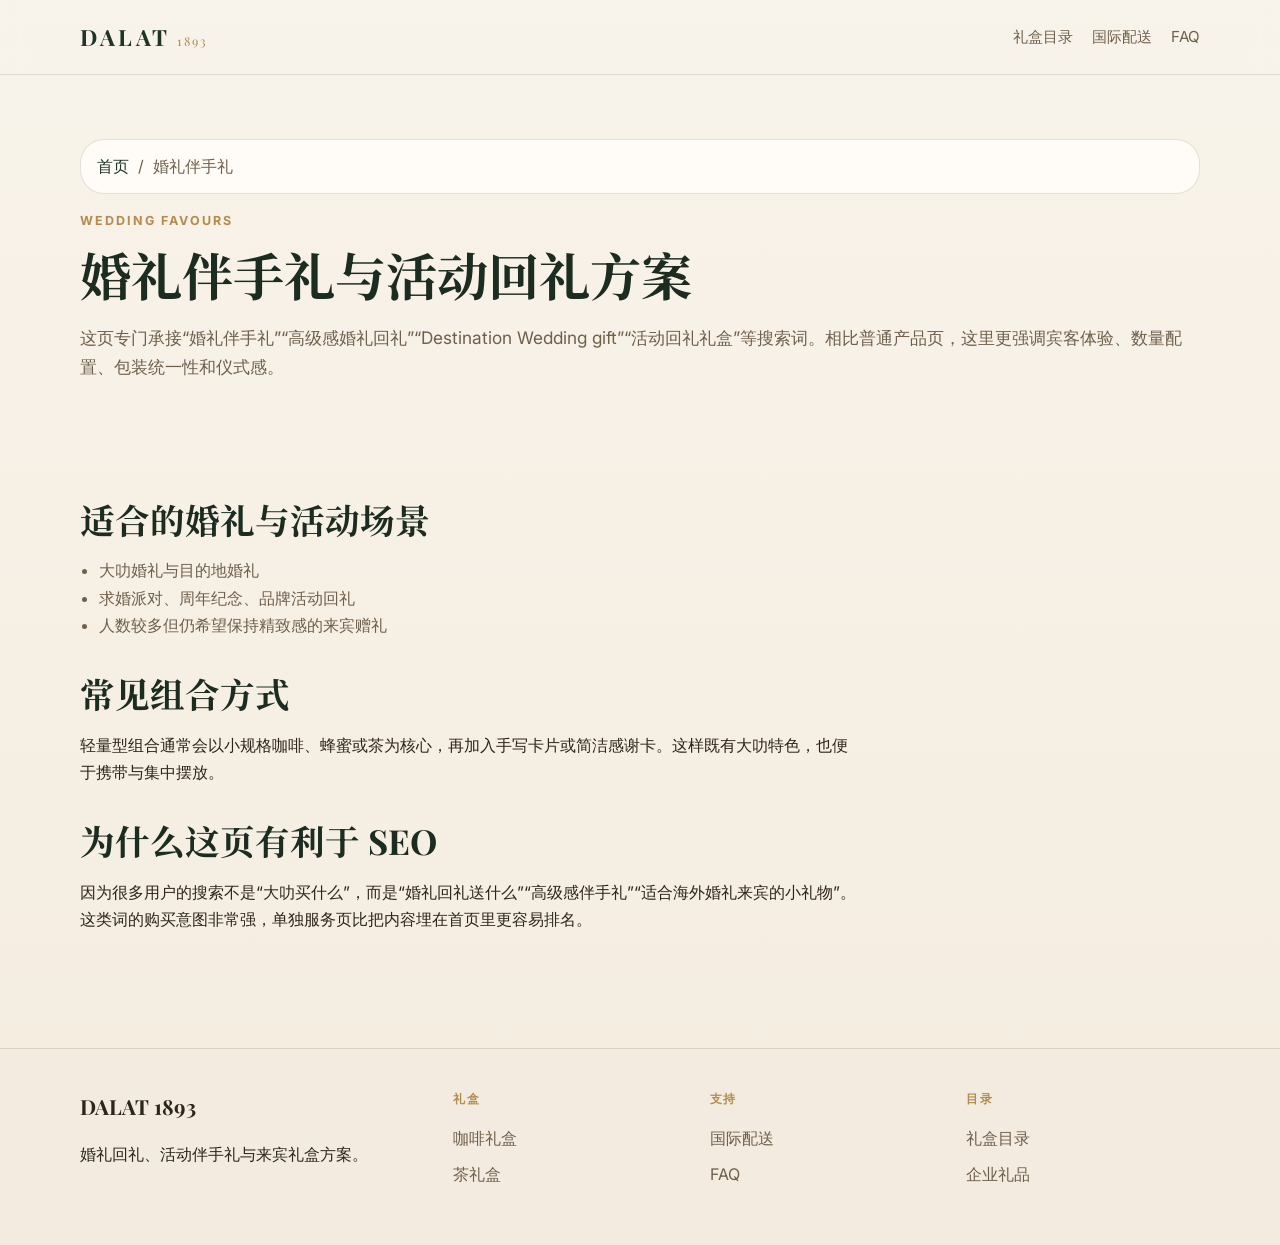
<file: dalat1893/wedding-favors.html>
<!DOCTYPE html>
<html lang="zh-CN">
<head>
  <meta charset="UTF-8" />
  <meta name="viewport" content="width=device-width, initial-scale=1.0" />
  <title>婚礼伴手礼与活动回礼方案 | 大叻特色礼盒 | DALAT 1893</title>
  <meta name="description" content="DALAT 1893 提供婚礼伴手礼、活动回礼、小型礼盒组合与定制包装方案，适合大叻婚礼、纪念活动和 Destination Wedding 场景。" />
  <meta name="robots" content="index,follow" />
  <link rel="canonical" href="https://www.dalat1893.com/wedding-favors.html" />
  <link rel="icon" href="assets/images/favicon.svg" type="image/svg+xml" />
  <link rel="preconnect" href="https://fonts.googleapis.com" />
  <link rel="preconnect" href="https://fonts.gstatic.com" crossorigin />
  <link href="https://fonts.googleapis.com/css2?family=Playfair+Display:wght@500;600;700&family=Noto+Serif+SC:wght@400;500;600&family=Inter:wght@400;500;600;700&display=swap" rel="stylesheet" />
  <link rel="stylesheet" href="assets/css/style.css" />
</head>
<body>
  <header class="site-header"><div class="container header-row"><a class="brand" href="index.html"><span class="brand-mark">DALAT</span><span class="brand-year">1893</span></a><button class="nav-toggle" type="button" aria-expanded="false" aria-controls="primary-nav">菜单</button><nav class="primary-nav" id="primary-nav"><a href="collections/da-lat-gift-boxes.html">礼盒目录</a><a href="shipping.html">国际配送</a><a href="faq.html">FAQ</a></nav></div></header>
  <main class="page-hero">
    <div class="container">
      <nav class="breadcrumbs" aria-label="Breadcrumb"><ol><li><a href="index.html">首页</a></li><li>婚礼伴手礼</li></ol></nav>
      <p class="eyebrow">Wedding Favours</p>
      <h1>婚礼伴手礼与活动回礼方案</h1>
      <p class="lead">这页专门承接“婚礼伴手礼”“高级感婚礼回礼”“Destination Wedding gift”“活动回礼礼盒”等搜索词。相比普通产品页，这里更强调宾客体验、数量配置、包装统一性和仪式感。</p>
      <section class="section article-content">
        <h2>适合的婚礼与活动场景</h2>
        <ul>
          <li>大叻婚礼与目的地婚礼</li>
          <li>求婚派对、周年纪念、品牌活动回礼</li>
          <li>人数较多但仍希望保持精致感的来宾赠礼</li>
        </ul>
        <h2>常见组合方式</h2>
        <p>轻量型组合通常会以小规格咖啡、蜂蜜或茶为核心，再加入手写卡片或简洁感谢卡。这样既有大叻特色，也便于携带与集中摆放。</p>
        <h2>为什么这页有利于 SEO</h2>
        <p>因为很多用户的搜索不是“大叻买什么”，而是“婚礼回礼送什么”“高级感伴手礼”“适合海外婚礼来宾的小礼物”。这类词的购买意图非常强，单独服务页比把内容埋在首页里更容易排名。</p>
      </section>
    </div>
  </main>
  <footer class="site-footer"><div class="container footer-grid"><div><p class="footer-brand">DALAT 1893</p><p>婚礼回礼、活动伴手礼与来宾礼盒方案。</p></div><div><p class="footer-title">礼盒</p><a href="products/da-lat-arabica-coffee.html">咖啡礼盒</a><a href="products/artichoke-herbal-tea.html">茶礼盒</a></div><div><p class="footer-title">支持</p><a href="shipping.html">国际配送</a><a href="faq.html">FAQ</a></div><div><p class="footer-title">目录</p><a href="collections/da-lat-gift-boxes.html">礼盒目录</a><a href="corporate-gifts.html">企业礼品</a></div></div></footer>
  <script src="assets/js/main.js"></script>
</body>
</html>
</file>
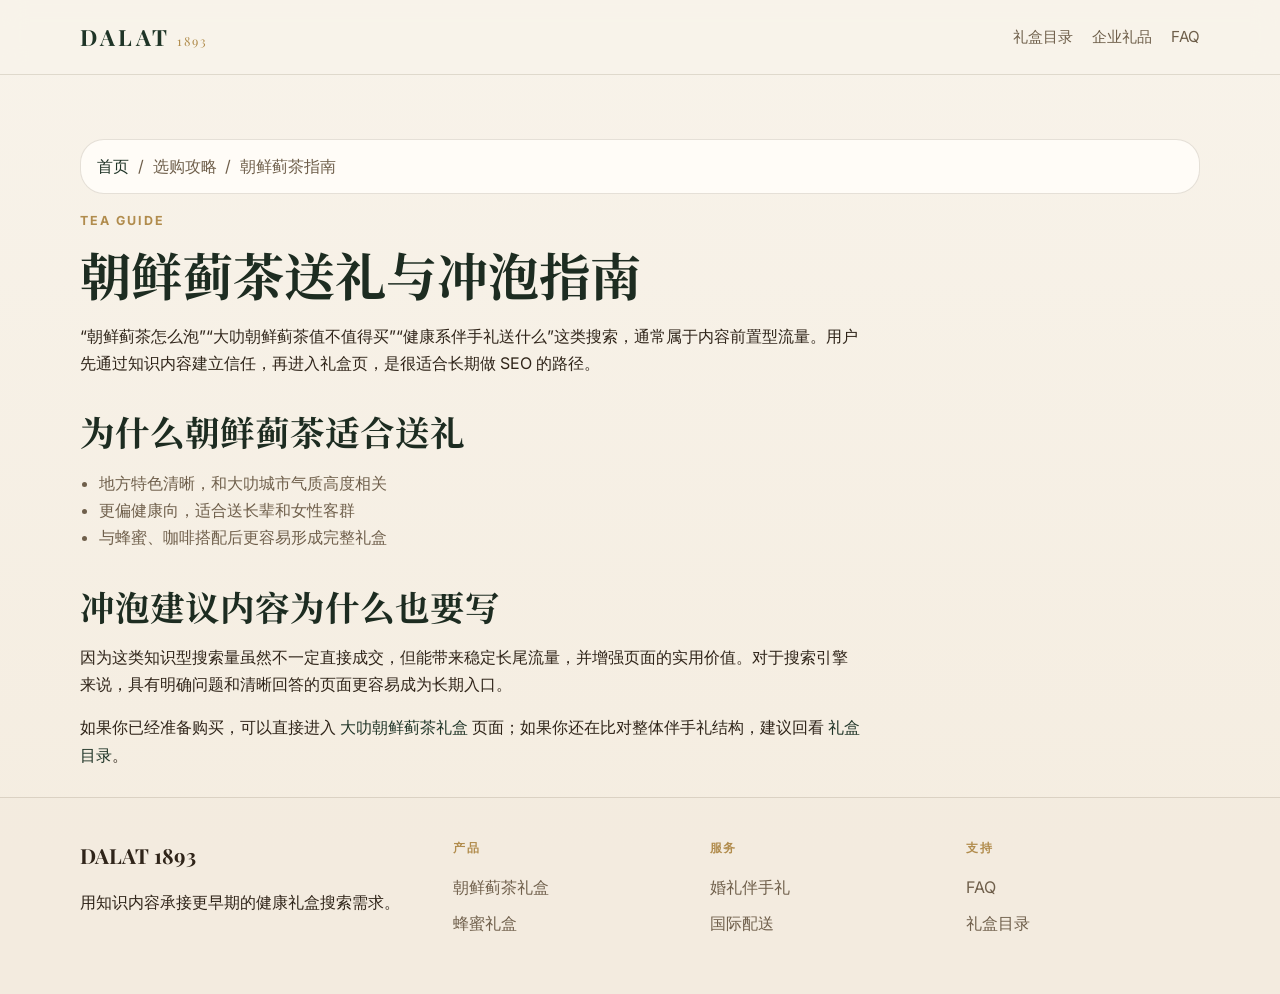
<file: dalat1893/blog/artichoke-tea-guide.html>
<!DOCTYPE html>
<html lang="zh-CN">
<head>
  <meta charset="UTF-8" />
  <meta name="viewport" content="width=device-width, initial-scale=1.0" />
  <title>朝鲜蓟茶送礼与冲泡指南 | 大叻健康礼盒内容页 | DALAT 1893</title>
  <meta name="description" content="围绕朝鲜蓟茶怎么泡、朝鲜蓟茶适合送礼吗、大叻健康伴手礼推荐等关键词设计的内容页，承接知识型和送礼型长尾搜索。" />
  <meta name="robots" content="index,follow" />
  <link rel="canonical" href="https://www.dalat1893.com/blog/artichoke-tea-guide.html" />
  <link rel="icon" href="../assets/images/favicon.svg" type="image/svg+xml" />
  <link rel="preconnect" href="https://fonts.googleapis.com" />
  <link rel="preconnect" href="https://fonts.gstatic.com" crossorigin />
  <link href="https://fonts.googleapis.com/css2?family=Playfair+Display:wght@500;600;700&family=Noto+Serif+SC:wght@400;500;600&family=Inter:wght@400;500;600;700&display=swap" rel="stylesheet" />
  <link rel="stylesheet" href="../assets/css/style.css" />
</head>
<body>
  <header class="site-header"><div class="container header-row"><a class="brand" href="../index.html"><span class="brand-mark">DALAT</span><span class="brand-year">1893</span></a><button class="nav-toggle" type="button" aria-expanded="false" aria-controls="primary-nav">菜单</button><nav class="primary-nav" id="primary-nav"><a href="../collections/da-lat-gift-boxes.html">礼盒目录</a><a href="../corporate-gifts.html">企业礼品</a><a href="../faq.html">FAQ</a></nav></div></header>
  <main class="page-hero compact">
    <div class="container">
      <nav class="breadcrumbs" aria-label="Breadcrumb"><ol><li><a href="../index.html">首页</a></li><li>选购攻略</li><li>朝鲜蓟茶指南</li></ol></nav>
      <p class="eyebrow">Tea Guide</p>
      <h1>朝鲜蓟茶送礼与冲泡指南</h1>
      <article class="article-content">
        <p>“朝鲜蓟茶怎么泡”“大叻朝鲜蓟茶值不值得买”“健康系伴手礼送什么”这类搜索，通常属于内容前置型流量。用户先通过知识内容建立信任，再进入礼盒页，是很适合长期做 SEO 的路径。</p>
        <h2>为什么朝鲜蓟茶适合送礼</h2>
        <ul>
          <li>地方特色清晰，和大叻城市气质高度相关</li>
          <li>更偏健康向，适合送长辈和女性客群</li>
          <li>与蜂蜜、咖啡搭配后更容易形成完整礼盒</li>
        </ul>
        <h2>冲泡建议内容为什么也要写</h2>
        <p>因为这类知识型搜索量虽然不一定直接成交，但能带来稳定长尾流量，并增强页面的实用价值。对于搜索引擎来说，具有明确问题和清晰回答的页面更容易成为长期入口。</p>
        <p>如果你已经准备购买，可以直接进入 <a href="../products/artichoke-herbal-tea.html">大叻朝鲜蓟茶礼盒</a> 页面；如果你还在比对整体伴手礼结构，建议回看 <a href="../collections/da-lat-gift-boxes.html">礼盒目录</a>。</p>
      </article>
    </div>
  </main>
  <footer class="site-footer"><div class="container footer-grid"><div><p class="footer-brand">DALAT 1893</p><p>用知识内容承接更早期的健康礼盒搜索需求。</p></div><div><p class="footer-title">产品</p><a href="../products/artichoke-herbal-tea.html">朝鲜蓟茶礼盒</a><a href="../products/highland-wildflower-honey.html">蜂蜜礼盒</a></div><div><p class="footer-title">服务</p><a href="../wedding-favors.html">婚礼伴手礼</a><a href="../shipping.html">国际配送</a></div><div><p class="footer-title">支持</p><a href="../faq.html">FAQ</a><a href="../collections/da-lat-gift-boxes.html">礼盒目录</a></div></div></footer>
  <script src="../assets/js/main.js"></script>
</body>
</html>
</file>
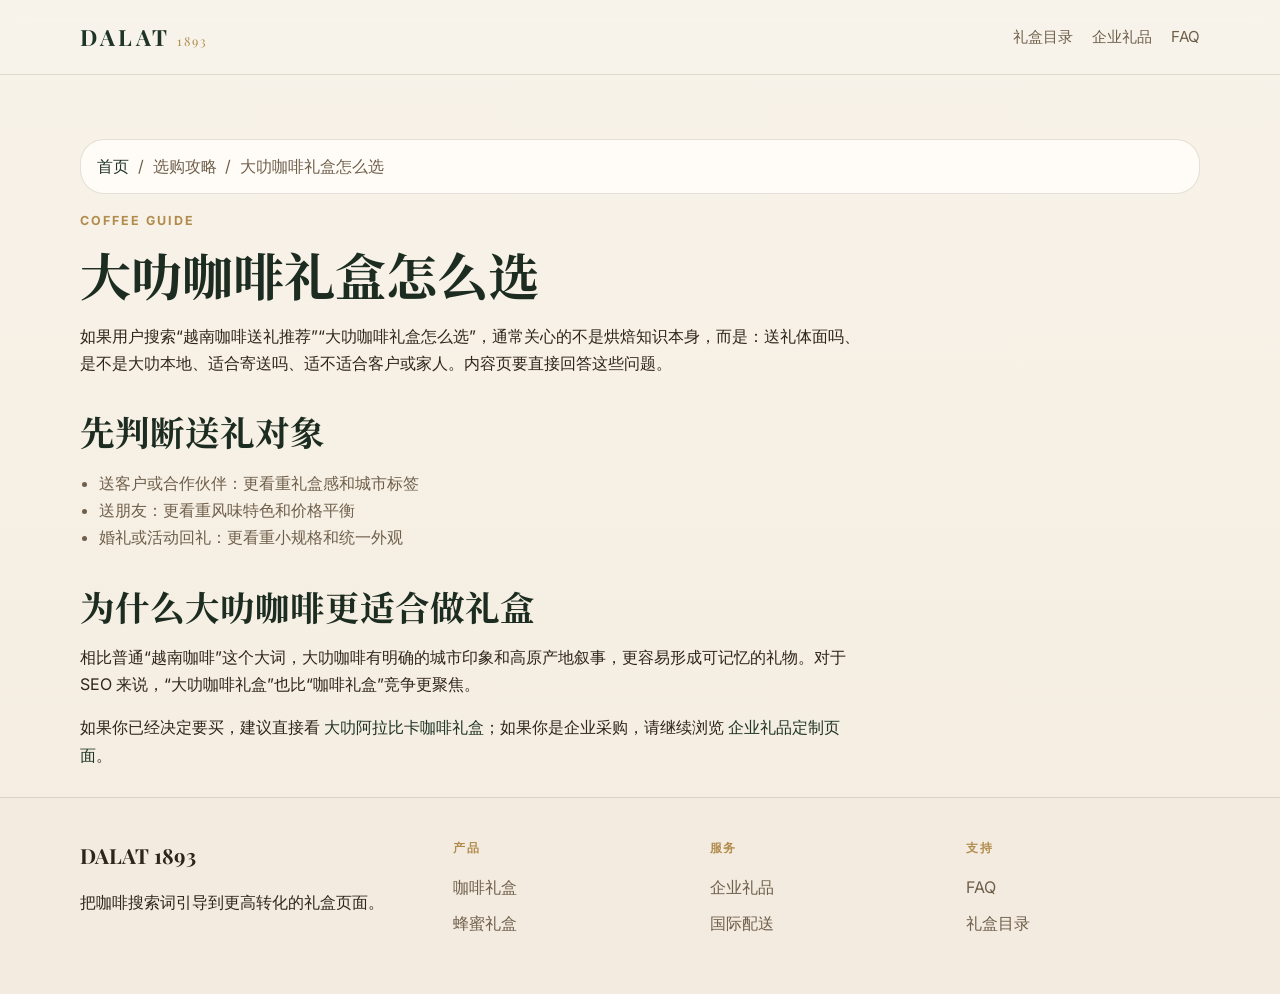
<file: dalat1893/blog/da-lat-coffee-gift-guide.html>
<!DOCTYPE html>
<html lang="zh-CN">
<head>
  <meta charset="UTF-8" />
  <meta name="viewport" content="width=device-width, initial-scale=1.0" />
  <title>大叻咖啡礼盒怎么选 | 越南咖啡送礼指南 | DALAT 1893</title>
  <meta name="description" content="适合搜索大叻咖啡礼盒怎么选、越南咖啡送礼推荐、Da Lat coffee gift guide 的用户，通过内容页引导进入产品与企业礼品页面。" />
  <meta name="robots" content="index,follow" />
  <link rel="canonical" href="https://www.dalat1893.com/blog/da-lat-coffee-gift-guide.html" />
  <link rel="icon" href="../assets/images/favicon.svg" type="image/svg+xml" />
  <link rel="preconnect" href="https://fonts.googleapis.com" />
  <link rel="preconnect" href="https://fonts.gstatic.com" crossorigin />
  <link href="https://fonts.googleapis.com/css2?family=Playfair+Display:wght@500;600;700&family=Noto+Serif+SC:wght@400;500;600&family=Inter:wght@400;500;600;700&display=swap" rel="stylesheet" />
  <link rel="stylesheet" href="../assets/css/style.css" />
</head>
<body>
  <header class="site-header"><div class="container header-row"><a class="brand" href="../index.html"><span class="brand-mark">DALAT</span><span class="brand-year">1893</span></a><button class="nav-toggle" type="button" aria-expanded="false" aria-controls="primary-nav">菜单</button><nav class="primary-nav" id="primary-nav"><a href="../collections/da-lat-gift-boxes.html">礼盒目录</a><a href="../corporate-gifts.html">企业礼品</a><a href="../faq.html">FAQ</a></nav></div></header>
  <main class="page-hero compact">
    <div class="container">
      <nav class="breadcrumbs" aria-label="Breadcrumb"><ol><li><a href="../index.html">首页</a></li><li>选购攻略</li><li>大叻咖啡礼盒怎么选</li></ol></nav>
      <p class="eyebrow">Coffee Guide</p>
      <h1>大叻咖啡礼盒怎么选</h1>
      <article class="article-content">
        <p>如果用户搜索“越南咖啡送礼推荐”“大叻咖啡礼盒怎么选”，通常关心的不是烘焙知识本身，而是：送礼体面吗、是不是大叻本地、适合寄送吗、适不适合客户或家人。内容页要直接回答这些问题。</p>
        <h2>先判断送礼对象</h2>
        <ul>
          <li>送客户或合作伙伴：更看重礼盒感和城市标签</li>
          <li>送朋友：更看重风味特色和价格平衡</li>
          <li>婚礼或活动回礼：更看重小规格和统一外观</li>
        </ul>
        <h2>为什么大叻咖啡更适合做礼盒</h2>
        <p>相比普通“越南咖啡”这个大词，大叻咖啡有明确的城市印象和高原产地叙事，更容易形成可记忆的礼物。对于 SEO 来说，“大叻咖啡礼盒”也比“咖啡礼盒”竞争更聚焦。</p>
        <p>如果你已经决定要买，建议直接看 <a href="../products/da-lat-arabica-coffee.html">大叻阿拉比卡咖啡礼盒</a>；如果你是企业采购，请继续浏览 <a href="../corporate-gifts.html">企业礼品定制页面</a>。</p>
      </article>
    </div>
  </main>
  <footer class="site-footer"><div class="container footer-grid"><div><p class="footer-brand">DALAT 1893</p><p>把咖啡搜索词引导到更高转化的礼盒页面。</p></div><div><p class="footer-title">产品</p><a href="../products/da-lat-arabica-coffee.html">咖啡礼盒</a><a href="../products/highland-wildflower-honey.html">蜂蜜礼盒</a></div><div><p class="footer-title">服务</p><a href="../corporate-gifts.html">企业礼品</a><a href="../shipping.html">国际配送</a></div><div><p class="footer-title">支持</p><a href="../faq.html">FAQ</a><a href="../collections/da-lat-gift-boxes.html">礼盒目录</a></div></div></footer>
  <script src="../assets/js/main.js"></script>
</body>
</html>
</file>
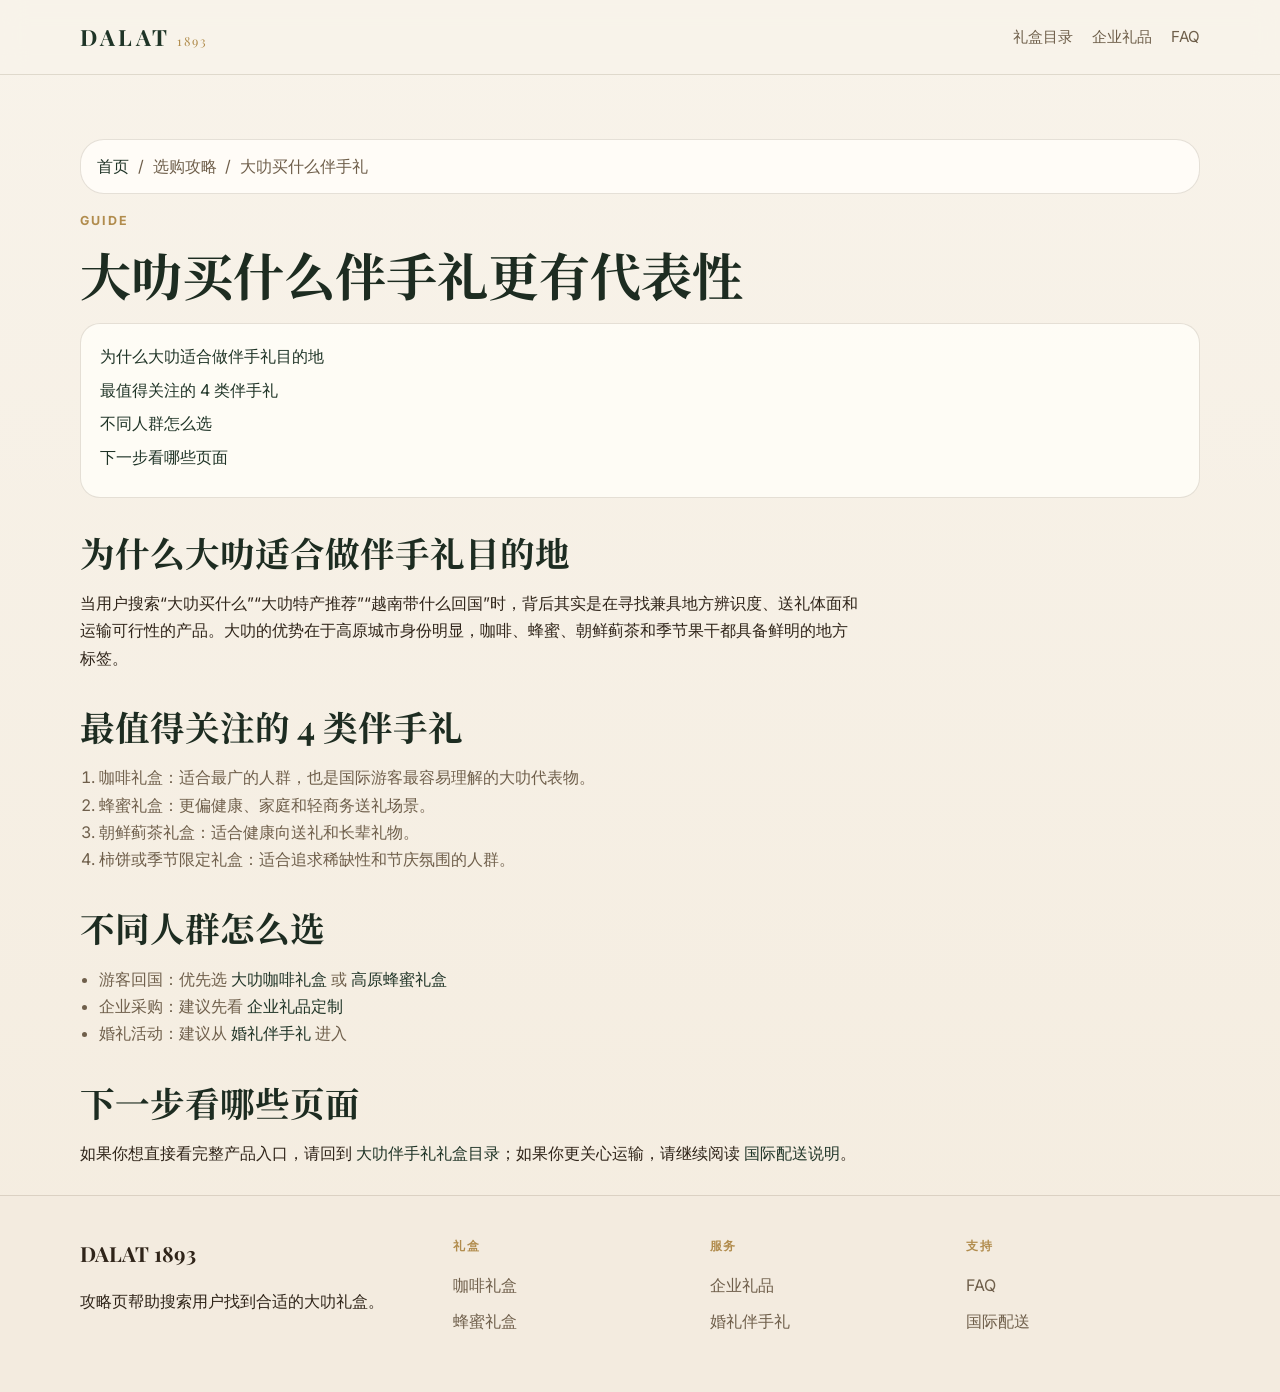
<file: dalat1893/blog/what-to-buy-in-da-lat.html>
<!DOCTYPE html>
<html lang="zh-CN">
<head>
  <meta charset="UTF-8" />
  <meta name="viewport" content="width=device-width, initial-scale=1.0" />
  <title>大叻买什么伴手礼更有代表性 | DALAT 1893 指南</title>
  <meta name="description" content="围绕大叻买什么伴手礼、大叻特产推荐、越南带什么回国等搜索需求整理的选购指南，帮助用户从内容页进入产品页和服务页。" />
  <meta name="robots" content="index,follow" />
  <link rel="canonical" href="https://www.dalat1893.com/blog/what-to-buy-in-da-lat.html" />
  <link rel="icon" href="../assets/images/favicon.svg" type="image/svg+xml" />
  <link rel="preconnect" href="https://fonts.googleapis.com" />
  <link rel="preconnect" href="https://fonts.gstatic.com" crossorigin />
  <link href="https://fonts.googleapis.com/css2?family=Playfair+Display:wght@500;600;700&family=Noto+Serif+SC:wght@400;500;600&family=Inter:wght@400;500;600;700&display=swap" rel="stylesheet" />
  <link rel="stylesheet" href="../assets/css/style.css" />
</head>
<body>
  <header class="site-header"><div class="container header-row"><a class="brand" href="../index.html"><span class="brand-mark">DALAT</span><span class="brand-year">1893</span></a><button class="nav-toggle" type="button" aria-expanded="false" aria-controls="primary-nav">菜单</button><nav class="primary-nav" id="primary-nav"><a href="../collections/da-lat-gift-boxes.html">礼盒目录</a><a href="../corporate-gifts.html">企业礼品</a><a href="../faq.html">FAQ</a></nav></div></header>
  <main class="page-hero compact">
    <div class="container">
      <nav class="breadcrumbs" aria-label="Breadcrumb"><ol><li><a href="../index.html">首页</a></li><li>选购攻略</li><li>大叻买什么伴手礼</li></ol></nav>
      <p class="eyebrow">Guide</p>
      <h1>大叻买什么伴手礼更有代表性</h1>
      <div class="toc">
        <a href="#city">为什么大叻适合做伴手礼目的地</a>
        <a href="#types">最值得关注的 4 类伴手礼</a>
        <a href="#buyers">不同人群怎么选</a>
        <a href="#next">下一步看哪些页面</a>
      </div>
      <article class="article-content">
        <h2 id="city">为什么大叻适合做伴手礼目的地</h2>
        <p>当用户搜索“大叻买什么”“大叻特产推荐”“越南带什么回国”时，背后其实是在寻找兼具地方辨识度、送礼体面和运输可行性的产品。大叻的优势在于高原城市身份明显，咖啡、蜂蜜、朝鲜蓟茶和季节果干都具备鲜明的地方标签。</p>
        <h2 id="types">最值得关注的 4 类伴手礼</h2>
        <ol>
          <li>咖啡礼盒：适合最广的人群，也是国际游客最容易理解的大叻代表物。</li>
          <li>蜂蜜礼盒：更偏健康、家庭和轻商务送礼场景。</li>
          <li>朝鲜蓟茶礼盒：适合健康向送礼和长辈礼物。</li>
          <li>柿饼或季节限定礼盒：适合追求稀缺性和节庆氛围的人群。</li>
        </ol>
        <h2 id="buyers">不同人群怎么选</h2>
        <ul>
          <li>游客回国：优先选 <a href="../products/da-lat-arabica-coffee.html">大叻咖啡礼盒</a> 或 <a href="../products/highland-wildflower-honey.html">高原蜂蜜礼盒</a></li>
          <li>企业采购：建议先看 <a href="../corporate-gifts.html">企业礼品定制</a></li>
          <li>婚礼活动：建议从 <a href="../wedding-favors.html">婚礼伴手礼</a> 进入</li>
        </ul>
        <h2 id="next">下一步看哪些页面</h2>
        <p>如果你想直接看完整产品入口，请回到 <a href="../collections/da-lat-gift-boxes.html">大叻伴手礼礼盒目录</a>；如果你更关心运输，请继续阅读 <a href="../shipping.html">国际配送说明</a>。</p>
      </article>
    </div>
  </main>
  <footer class="site-footer"><div class="container footer-grid"><div><p class="footer-brand">DALAT 1893</p><p>攻略页帮助搜索用户找到合适的大叻礼盒。</p></div><div><p class="footer-title">礼盒</p><a href="../products/da-lat-arabica-coffee.html">咖啡礼盒</a><a href="../products/highland-wildflower-honey.html">蜂蜜礼盒</a></div><div><p class="footer-title">服务</p><a href="../corporate-gifts.html">企业礼品</a><a href="../wedding-favors.html">婚礼伴手礼</a></div><div><p class="footer-title">支持</p><a href="../faq.html">FAQ</a><a href="../shipping.html">国际配送</a></div></div></footer>
  <script src="../assets/js/main.js"></script>
</body>
</html>
</file>
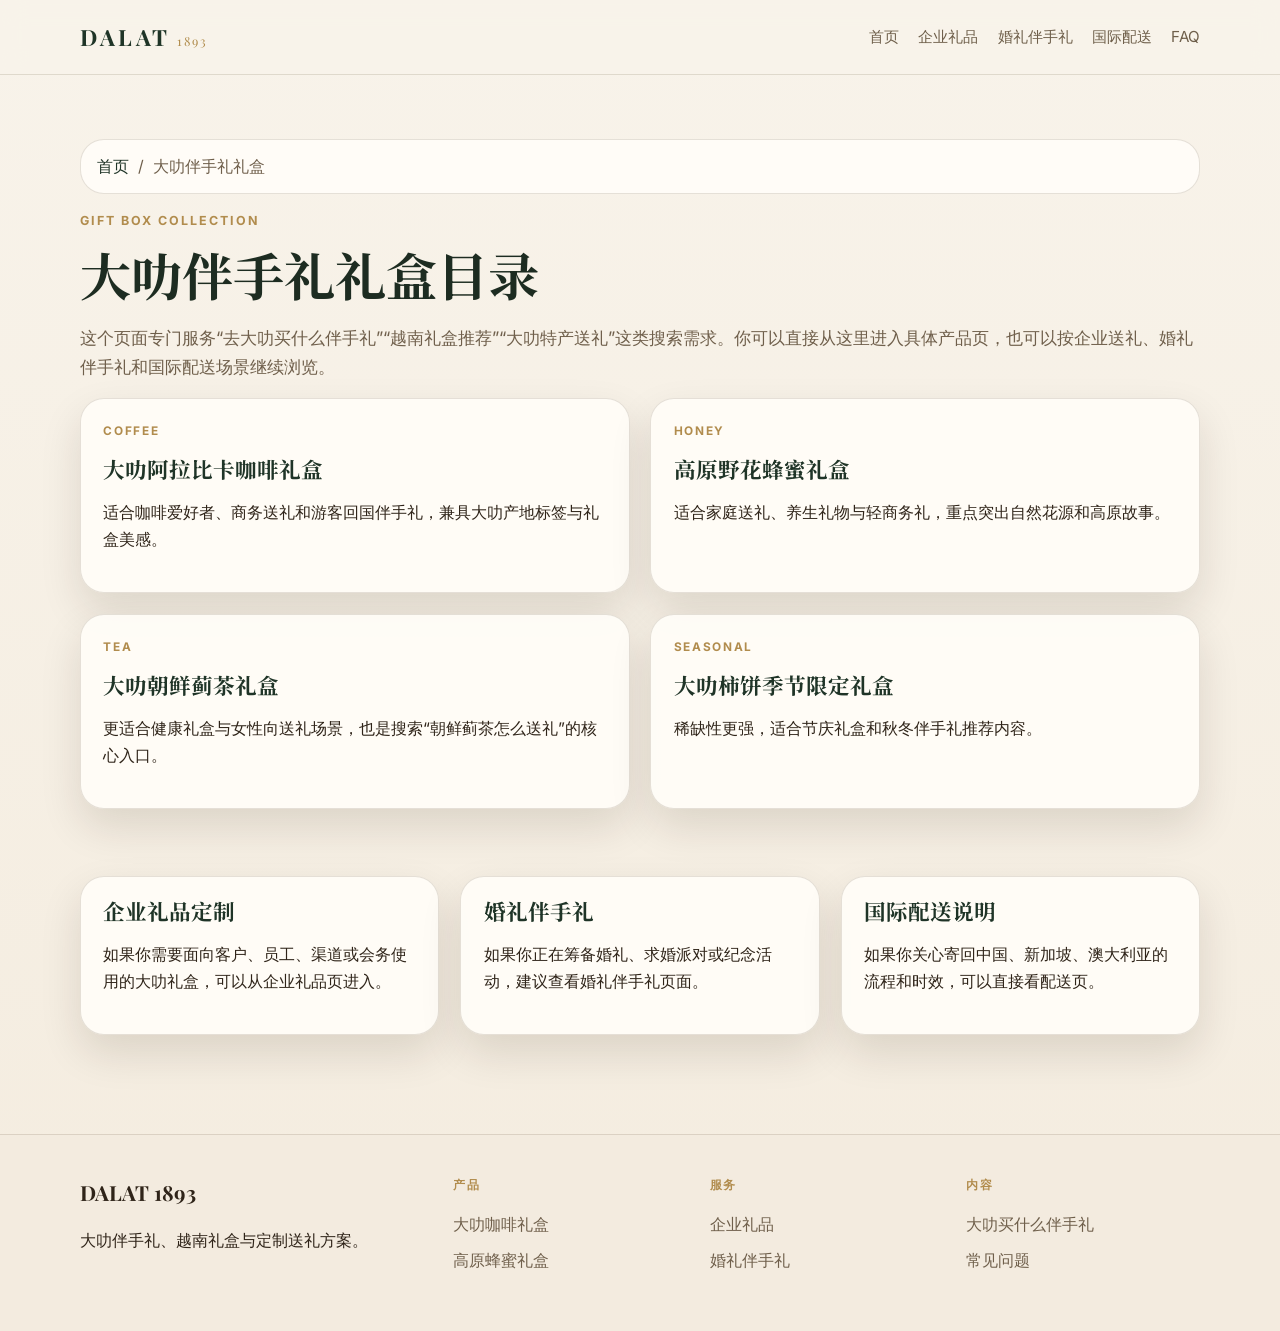
<file: dalat1893/collections/da-lat-gift-boxes.html>
<!DOCTYPE html>
<html lang="zh-CN">
<head>
  <meta charset="UTF-8" />
  <meta name="viewport" content="width=device-width, initial-scale=1.0" />
  <title>大叻伴手礼礼盒推荐 | 咖啡、蜂蜜、朝鲜蓟茶与季节限定 | DALAT 1893</title>
  <meta name="description" content="浏览 DALAT 1893 的大叻伴手礼礼盒目录，包括大叻咖啡礼盒、高原蜂蜜礼盒、朝鲜蓟茶礼盒、柿饼礼盒与多种送礼场景推荐。" />
  <meta name="robots" content="index,follow" />
  <link rel="canonical" href="https://www.dalat1893.com/collections/da-lat-gift-boxes.html" />
  <meta property="og:title" content="大叻伴手礼礼盒推荐 | DALAT 1893" />
  <meta property="og:description" content="为游客、企业与婚礼场景整理的大叻伴手礼礼盒目录页。" />
  <meta property="og:url" content="https://www.dalat1893.com/collections/da-lat-gift-boxes.html" />
  <meta property="og:image" content="https://www.dalat1893.com/assets/images/og-home.svg" />
  <link rel="icon" href="../assets/images/favicon.svg" type="image/svg+xml" />
  <link rel="preconnect" href="https://fonts.googleapis.com" />
  <link rel="preconnect" href="https://fonts.gstatic.com" crossorigin />
  <link href="https://fonts.googleapis.com/css2?family=Playfair+Display:wght@500;600;700&family=Noto+Serif+SC:wght@400;500;600&family=Inter:wght@400;500;600;700&display=swap" rel="stylesheet" />
  <link rel="stylesheet" href="../assets/css/style.css" />
</head>
<body>
  <header class="site-header">
    <div class="container header-row">
      <a class="brand" href="../index.html"><span class="brand-mark">DALAT</span><span class="brand-year">1893</span></a>
      <button class="nav-toggle" type="button" aria-expanded="false" aria-controls="primary-nav">菜单</button>
      <nav class="primary-nav" id="primary-nav">
        <a href="../index.html">首页</a>
        <a href="../corporate-gifts.html">企业礼品</a>
        <a href="../wedding-favors.html">婚礼伴手礼</a>
        <a href="../shipping.html">国际配送</a>
        <a href="../faq.html">FAQ</a>
      </nav>
    </div>
  </header>

  <main class="page-hero">
    <div class="container">
      <nav class="breadcrumbs" aria-label="Breadcrumb">
        <ol>
          <li><a href="../index.html">首页</a></li>
          <li>大叻伴手礼礼盒</li>
        </ol>
      </nav>
      <p class="eyebrow">Gift Box Collection</p>
      <h1>大叻伴手礼礼盒目录</h1>
      <p class="lead">这个页面专门服务“去大叻买什么伴手礼”“越南礼盒推荐”“大叻特产送礼”这类搜索需求。你可以直接从这里进入具体产品页，也可以按企业送礼、婚礼伴手礼和国际配送场景继续浏览。</p>
      <div class="grid grid-2">
        <article class="product-card">
          <p class="product-kicker">Coffee</p>
          <h3><a href="../products/da-lat-arabica-coffee.html">大叻阿拉比卡咖啡礼盒</a></h3>
          <p>适合咖啡爱好者、商务送礼和游客回国伴手礼，兼具大叻产地标签与礼盒美感。</p>
        </article>
        <article class="product-card">
          <p class="product-kicker">Honey</p>
          <h3><a href="../products/highland-wildflower-honey.html">高原野花蜂蜜礼盒</a></h3>
          <p>适合家庭送礼、养生礼物与轻商务礼，重点突出自然花源和高原故事。</p>
        </article>
        <article class="product-card">
          <p class="product-kicker">Tea</p>
          <h3><a href="../products/artichoke-herbal-tea.html">大叻朝鲜蓟茶礼盒</a></h3>
          <p>更适合健康礼盒与女性向送礼场景，也是搜索“朝鲜蓟茶怎么送礼”的核心入口。</p>
        </article>
        <article class="product-card">
          <p class="product-kicker">Seasonal</p>
          <h3><a href="../products/dried-persimmon-gift-box.html">大叻柿饼季节限定礼盒</a></h3>
          <p>稀缺性更强，适合节庆礼盒和秋冬伴手礼推荐内容。</p>
        </article>
      </div>
      <div class="section">
        <div class="grid grid-3">
          <article class="card">
            <h3><a href="../corporate-gifts.html">企业礼品定制</a></h3>
            <p>如果你需要面向客户、员工、渠道或会务使用的大叻礼盒，可以从企业礼品页进入。</p>
          </article>
          <article class="card">
            <h3><a href="../wedding-favors.html">婚礼伴手礼</a></h3>
            <p>如果你正在筹备婚礼、求婚派对或纪念活动，建议查看婚礼伴手礼页面。</p>
          </article>
          <article class="card">
            <h3><a href="../shipping.html">国际配送说明</a></h3>
            <p>如果你关心寄回中国、新加坡、澳大利亚的流程和时效，可以直接看配送页。</p>
          </article>
        </div>
      </div>
    </div>
  </main>
  <footer class="site-footer">
    <div class="container footer-grid">
      <div><p class="footer-brand">DALAT 1893</p><p>大叻伴手礼、越南礼盒与定制送礼方案。</p></div>
      <div><p class="footer-title">产品</p><a href="../products/da-lat-arabica-coffee.html">大叻咖啡礼盒</a><a href="../products/highland-wildflower-honey.html">高原蜂蜜礼盒</a></div>
      <div><p class="footer-title">服务</p><a href="../corporate-gifts.html">企业礼品</a><a href="../wedding-favors.html">婚礼伴手礼</a></div>
      <div><p class="footer-title">内容</p><a href="../blog/what-to-buy-in-da-lat.html">大叻买什么伴手礼</a><a href="../faq.html">常见问题</a></div>
    </div>
  </footer>
  <script src="../assets/js/main.js"></script>
</body>
</html>
</file>
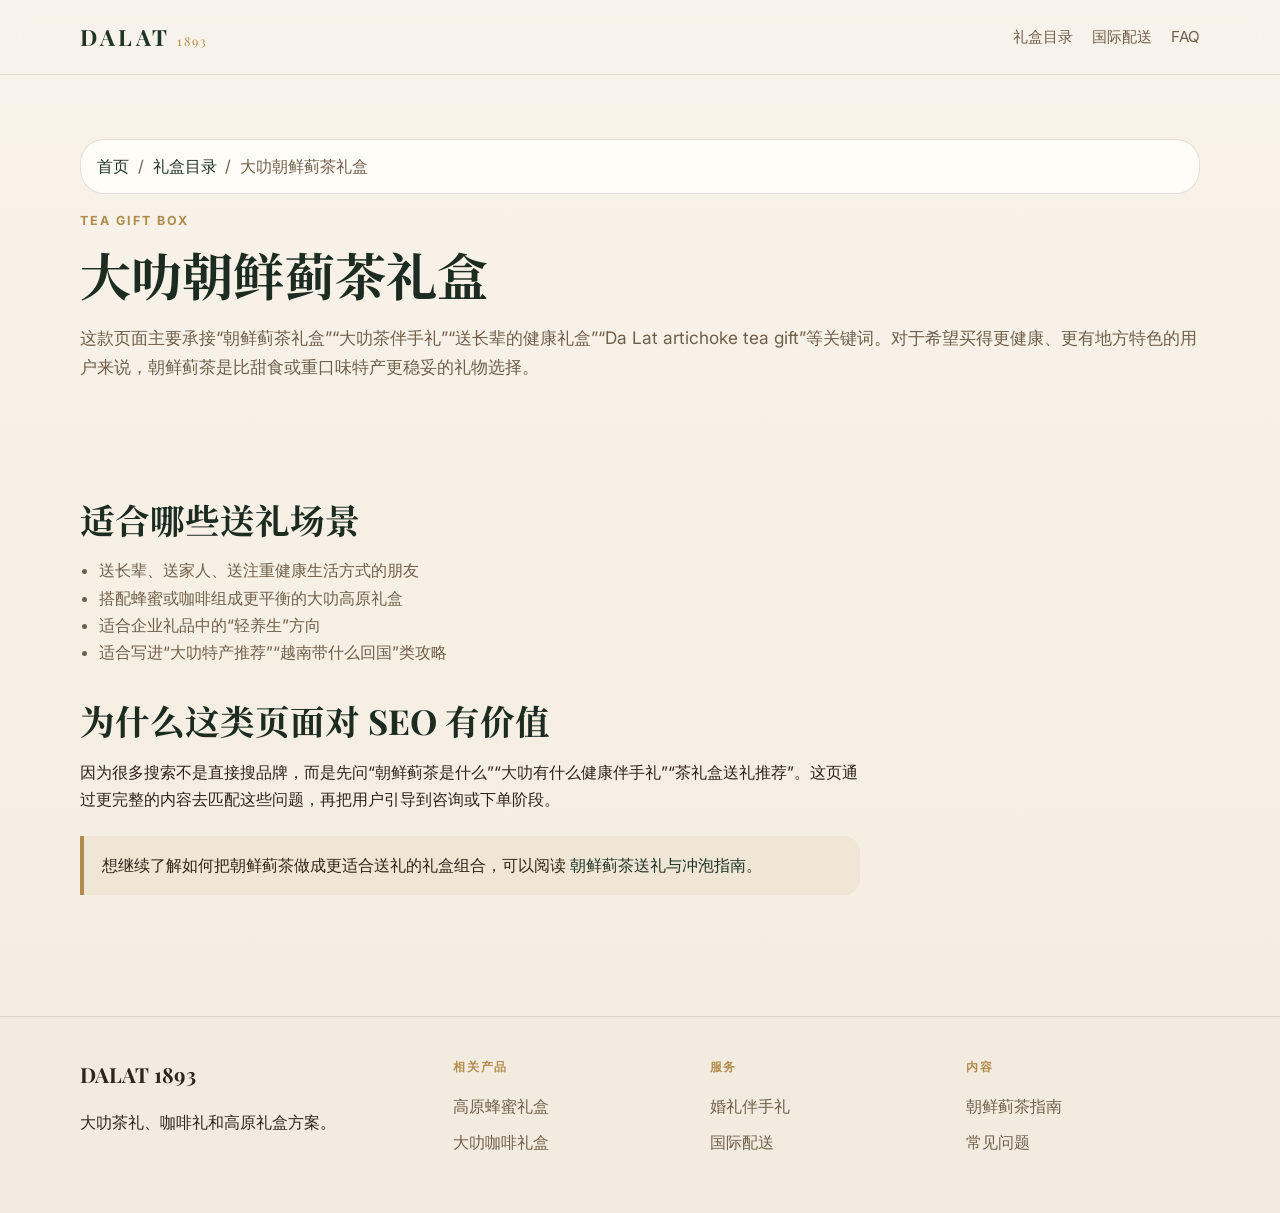
<file: dalat1893/products/artichoke-herbal-tea.html>
<!DOCTYPE html>
<html lang="zh-CN">
<head>
  <meta charset="UTF-8" />
  <meta name="viewport" content="width=device-width, initial-scale=1.0" />
  <title>大叻朝鲜蓟茶礼盒 | 健康系伴手礼推荐 | DALAT 1893</title>
  <meta name="description" content="针对朝鲜蓟茶礼盒、大叻茶伴手礼、健康系送礼需求打造的详情页，说明适合人群、送礼场景和国际配送建议。" />
  <meta name="robots" content="index,follow" />
  <link rel="canonical" href="https://www.dalat1893.com/products/artichoke-herbal-tea.html" />
  <link rel="icon" href="../assets/images/favicon.svg" type="image/svg+xml" />
  <link rel="preconnect" href="https://fonts.googleapis.com" />
  <link rel="preconnect" href="https://fonts.gstatic.com" crossorigin />
  <link href="https://fonts.googleapis.com/css2?family=Playfair+Display:wght@500;600;700&family=Noto+Serif+SC:wght@400;500;600&family=Inter:wght@400;500;600;700&display=swap" rel="stylesheet" />
  <link rel="stylesheet" href="../assets/css/style.css" />
</head>
<body>
  <header class="site-header"><div class="container header-row"><a class="brand" href="../index.html"><span class="brand-mark">DALAT</span><span class="brand-year">1893</span></a><button class="nav-toggle" type="button" aria-expanded="false" aria-controls="primary-nav">菜单</button><nav class="primary-nav" id="primary-nav"><a href="../collections/da-lat-gift-boxes.html">礼盒目录</a><a href="../shipping.html">国际配送</a><a href="../faq.html">FAQ</a></nav></div></header>
  <main class="page-hero">
    <div class="container">
      <nav class="breadcrumbs" aria-label="Breadcrumb"><ol><li><a href="../index.html">首页</a></li><li><a href="../collections/da-lat-gift-boxes.html">礼盒目录</a></li><li>大叻朝鲜蓟茶礼盒</li></ol></nav>
      <p class="eyebrow">Tea Gift Box</p>
      <h1>大叻朝鲜蓟茶礼盒</h1>
      <p class="lead">这款页面主要承接“朝鲜蓟茶礼盒”“大叻茶伴手礼”“送长辈的健康礼盒”“Da Lat artichoke tea gift”等关键词。对于希望买得更健康、更有地方特色的用户来说，朝鲜蓟茶是比甜食或重口味特产更稳妥的礼物选择。</p>
      <section class="section article-content">
        <h2>适合哪些送礼场景</h2>
        <ul>
          <li>送长辈、送家人、送注重健康生活方式的朋友</li>
          <li>搭配蜂蜜或咖啡组成更平衡的大叻高原礼盒</li>
          <li>适合企业礼品中的“轻养生”方向</li>
          <li>适合写进“大叻特产推荐”“越南带什么回国”类攻略</li>
        </ul>
        <h2>为什么这类页面对 SEO 有价值</h2>
        <p>因为很多搜索不是直接搜品牌，而是先问“朝鲜蓟茶是什么”“大叻有什么健康伴手礼”“茶礼盒送礼推荐”。这页通过更完整的内容去匹配这些问题，再把用户引导到咨询或下单阶段。</p>
        <div class="callout">想继续了解如何把朝鲜蓟茶做成更适合送礼的礼盒组合，可以阅读 <a href="../blog/artichoke-tea-guide.html">朝鲜蓟茶送礼与冲泡指南</a>。</div>
      </section>
    </div>
  </main>
  <footer class="site-footer"><div class="container footer-grid"><div><p class="footer-brand">DALAT 1893</p><p>大叻茶礼、咖啡礼和高原礼盒方案。</p></div><div><p class="footer-title">相关产品</p><a href="highland-wildflower-honey.html">高原蜂蜜礼盒</a><a href="da-lat-arabica-coffee.html">大叻咖啡礼盒</a></div><div><p class="footer-title">服务</p><a href="../wedding-favors.html">婚礼伴手礼</a><a href="../shipping.html">国际配送</a></div><div><p class="footer-title">内容</p><a href="../blog/artichoke-tea-guide.html">朝鲜蓟茶指南</a><a href="../faq.html">常见问题</a></div></div></footer>
  <script src="../assets/js/main.js"></script>
</body>
</html>
</file>
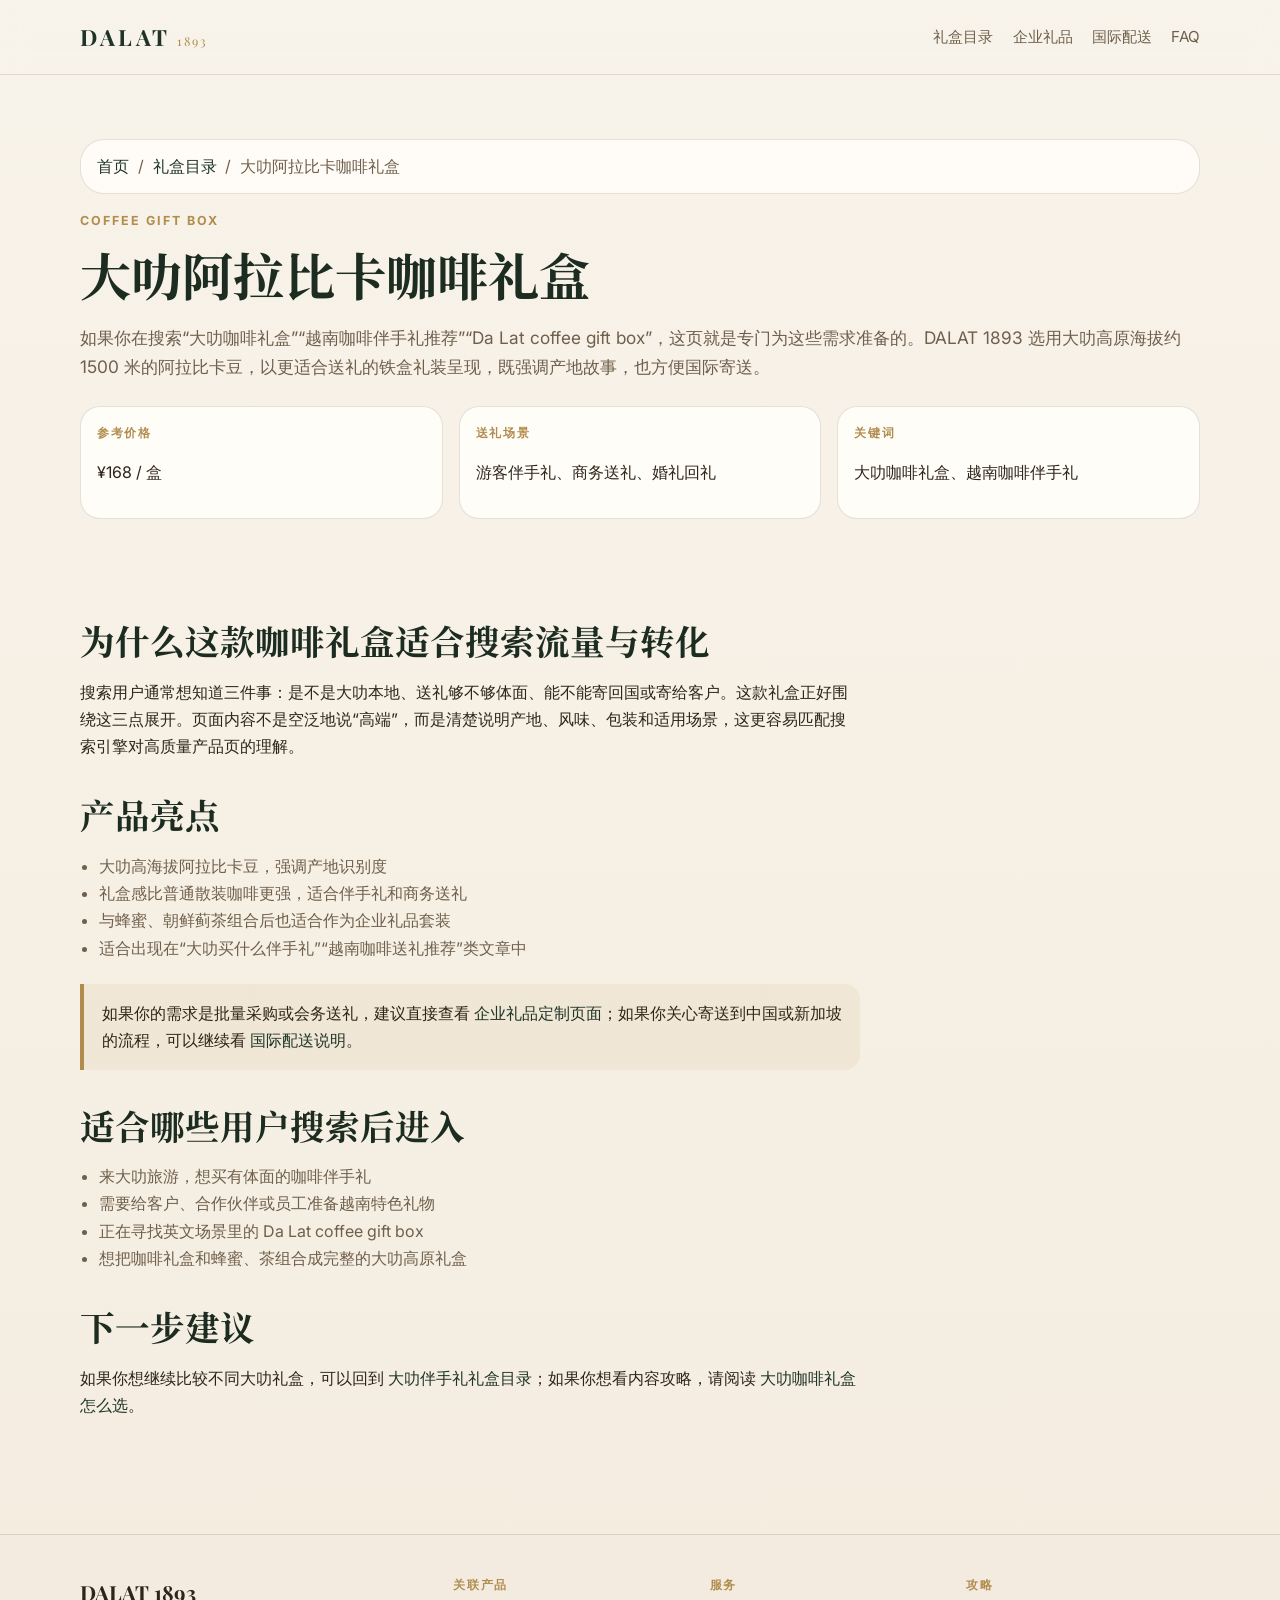
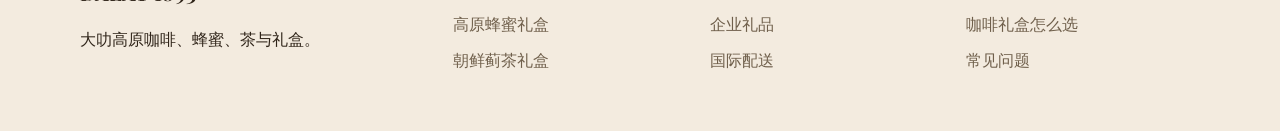
<file: dalat1893/products/da-lat-arabica-coffee.html>
<!DOCTYPE html>
<html lang="zh-CN">
<head>
  <meta charset="UTF-8" />
  <meta name="viewport" content="width=device-width, initial-scale=1.0" />
  <title>大叻阿拉比卡咖啡礼盒 | 越南咖啡伴手礼推荐 | DALAT 1893</title>
  <meta name="description" content="DALAT 1893 大叻阿拉比卡咖啡礼盒适合游客伴手礼、企业送礼和国际配送，介绍海拔、风味、送礼场景、包装与购买建议。" />
  <meta name="robots" content="index,follow" />
  <link rel="canonical" href="https://www.dalat1893.com/products/da-lat-arabica-coffee.html" />
  <meta property="og:title" content="大叻阿拉比卡咖啡礼盒 | DALAT 1893" />
  <meta property="og:description" content="承接“大叻咖啡礼盒”“越南咖啡伴手礼”“Da Lat coffee gift box”等搜索需求的产品页。" />
  <meta property="og:url" content="https://www.dalat1893.com/products/da-lat-arabica-coffee.html" />
  <meta property="og:image" content="https://www.dalat1893.com/assets/images/og-home.svg" />
  <link rel="icon" href="../assets/images/favicon.svg" type="image/svg+xml" />
  <link rel="preconnect" href="https://fonts.googleapis.com" />
  <link rel="preconnect" href="https://fonts.gstatic.com" crossorigin />
  <link href="https://fonts.googleapis.com/css2?family=Playfair+Display:wght@500;600;700&family=Noto+Serif+SC:wght@400;500;600&family=Inter:wght@400;500;600;700&display=swap" rel="stylesheet" />
  <link rel="stylesheet" href="../assets/css/style.css" />
  <script type="application/ld+json">
  {
    "@context": "https://schema.org",
    "@type": "Product",
    "name": "大叻阿拉比卡咖啡礼盒",
    "brand": {
      "@type": "Brand",
      "name": "DALAT 1893"
    },
    "description": "来自越南大叻高原的阿拉比卡咖啡礼盒，适合游客伴手礼、企业送礼与国际配送。",
    "category": "Coffee Gift Box",
    "offers": {
      "@type": "Offer",
      "priceCurrency": "CNY",
      "price": "168",
      "availability": "https://schema.org/InStock",
      "url": "https://www.dalat1893.com/products/da-lat-arabica-coffee.html"
    }
  }
  </script>
</head>
<body>
  <header class="site-header">
    <div class="container header-row">
      <a class="brand" href="../index.html"><span class="brand-mark">DALAT</span><span class="brand-year">1893</span></a>
      <button class="nav-toggle" type="button" aria-expanded="false" aria-controls="primary-nav">菜单</button>
      <nav class="primary-nav" id="primary-nav">
        <a href="../collections/da-lat-gift-boxes.html">礼盒目录</a>
        <a href="../corporate-gifts.html">企业礼品</a>
        <a href="../shipping.html">国际配送</a>
        <a href="../faq.html">FAQ</a>
      </nav>
    </div>
  </header>

  <main class="page-hero">
    <div class="container">
      <nav class="breadcrumbs" aria-label="Breadcrumb">
        <ol>
          <li><a href="../index.html">首页</a></li>
          <li><a href="../collections/da-lat-gift-boxes.html">礼盒目录</a></li>
          <li>大叻阿拉比卡咖啡礼盒</li>
        </ol>
      </nav>
      <p class="eyebrow">Coffee Gift Box</p>
      <h1>大叻阿拉比卡咖啡礼盒</h1>
      <p class="lead">如果你在搜索“大叻咖啡礼盒”“越南咖啡伴手礼推荐”“Da Lat coffee gift box”，这页就是专门为这些需求准备的。DALAT 1893 选用大叻高原海拔约 1500 米的阿拉比卡豆，以更适合送礼的铁盒礼装呈现，既强调产地故事，也方便国际寄送。</p>
      <div class="meta-grid">
        <div class="meta-box"><p class="meta-label">参考价格</p><p>¥168 / 盒</p></div>
        <div class="meta-box"><p class="meta-label">送礼场景</p><p>游客伴手礼、商务送礼、婚礼回礼</p></div>
        <div class="meta-box"><p class="meta-label">关键词</p><p>大叻咖啡礼盒、越南咖啡伴手礼</p></div>
      </div>

      <section class="section article-content">
        <h2>为什么这款咖啡礼盒适合搜索流量与转化</h2>
        <p>搜索用户通常想知道三件事：是不是大叻本地、送礼够不够体面、能不能寄回国或寄给客户。这款礼盒正好围绕这三点展开。页面内容不是空泛地说“高端”，而是清楚说明产地、风味、包装和适用场景，这更容易匹配搜索引擎对高质量产品页的理解。</p>
        <h2>产品亮点</h2>
        <ul>
          <li>大叻高海拔阿拉比卡豆，强调产地识别度</li>
          <li>礼盒感比普通散装咖啡更强，适合伴手礼和商务送礼</li>
          <li>与蜂蜜、朝鲜蓟茶组合后也适合作为企业礼品套装</li>
          <li>适合出现在“大叻买什么伴手礼”“越南咖啡送礼推荐”类文章中</li>
        </ul>
        <div class="callout">如果你的需求是批量采购或会务送礼，建议直接查看 <a href="../corporate-gifts.html">企业礼品定制页面</a>；如果你关心寄送到中国或新加坡的流程，可以继续看 <a href="../shipping.html">国际配送说明</a>。</div>
        <h2>适合哪些用户搜索后进入</h2>
        <ul>
          <li>来大叻旅游，想买有体面的咖啡伴手礼</li>
          <li>需要给客户、合作伙伴或员工准备越南特色礼物</li>
          <li>正在寻找英文场景里的 Da Lat coffee gift box</li>
          <li>想把咖啡礼盒和蜂蜜、茶组合成完整的大叻高原礼盒</li>
        </ul>
        <h2>下一步建议</h2>
        <p>如果你想继续比较不同大叻礼盒，可以回到 <a href="../collections/da-lat-gift-boxes.html">大叻伴手礼礼盒目录</a>；如果你想看内容攻略，请阅读 <a href="../blog/da-lat-coffee-gift-guide.html">大叻咖啡礼盒怎么选</a>。</p>
      </section>
    </div>
  </main>
  <footer class="site-footer">
    <div class="container footer-grid">
      <div><p class="footer-brand">DALAT 1893</p><p>大叻高原咖啡、蜂蜜、茶与礼盒。</p></div>
      <div><p class="footer-title">关联产品</p><a href="highland-wildflower-honey.html">高原蜂蜜礼盒</a><a href="artichoke-herbal-tea.html">朝鲜蓟茶礼盒</a></div>
      <div><p class="footer-title">服务</p><a href="../corporate-gifts.html">企业礼品</a><a href="../shipping.html">国际配送</a></div>
      <div><p class="footer-title">攻略</p><a href="../blog/da-lat-coffee-gift-guide.html">咖啡礼盒怎么选</a><a href="../faq.html">常见问题</a></div>
    </div>
  </footer>
  <script src="../assets/js/main.js"></script>
</body>
</html>
</file>
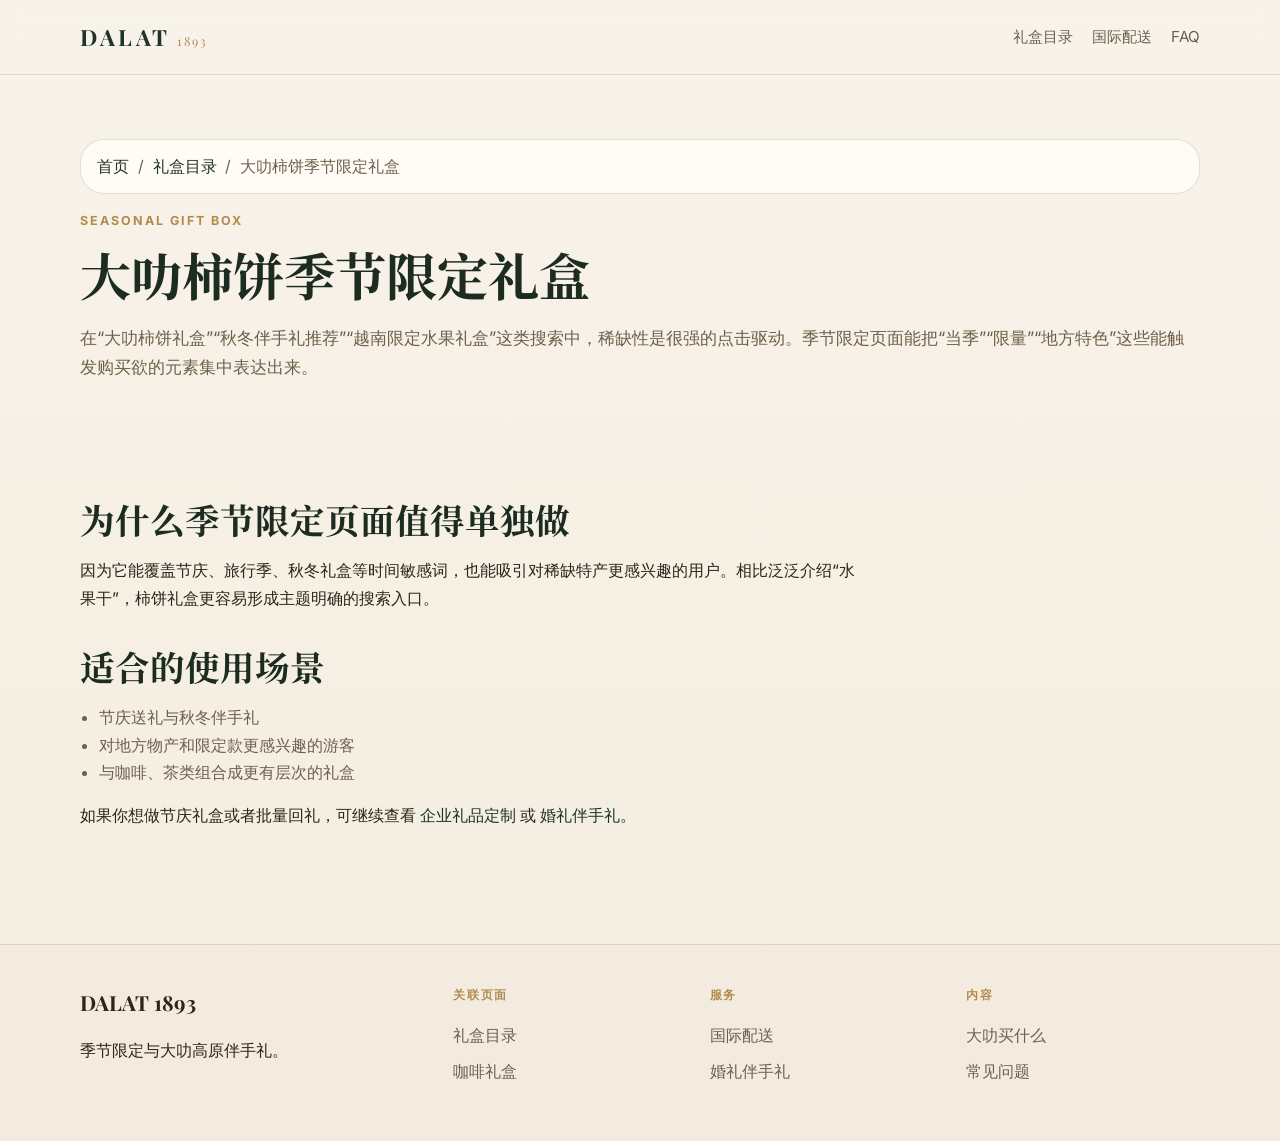
<file: dalat1893/products/dried-persimmon-gift-box.html>
<!DOCTYPE html>
<html lang="zh-CN">
<head>
  <meta charset="UTF-8" />
  <meta name="viewport" content="width=device-width, initial-scale=1.0" />
  <title>大叻柿饼季节限定礼盒 | 秋冬伴手礼推荐 | DALAT 1893</title>
  <meta name="description" content="介绍大叻柿饼礼盒、越南季节限定伴手礼和秋冬送礼场景，适合搜索大叻柿饼礼盒、节庆礼盒和水果礼盒的用户。" />
  <meta name="robots" content="index,follow" />
  <link rel="canonical" href="https://www.dalat1893.com/products/dried-persimmon-gift-box.html" />
  <link rel="icon" href="../assets/images/favicon.svg" type="image/svg+xml" />
  <link rel="preconnect" href="https://fonts.googleapis.com" />
  <link rel="preconnect" href="https://fonts.gstatic.com" crossorigin />
  <link href="https://fonts.googleapis.com/css2?family=Playfair+Display:wght@500;600;700&family=Noto+Serif+SC:wght@400;500;600&family=Inter:wght@400;500;600;700&display=swap" rel="stylesheet" />
  <link rel="stylesheet" href="../assets/css/style.css" />
</head>
<body>
  <header class="site-header"><div class="container header-row"><a class="brand" href="../index.html"><span class="brand-mark">DALAT</span><span class="brand-year">1893</span></a><button class="nav-toggle" type="button" aria-expanded="false" aria-controls="primary-nav">菜单</button><nav class="primary-nav" id="primary-nav"><a href="../collections/da-lat-gift-boxes.html">礼盒目录</a><a href="../shipping.html">国际配送</a><a href="../faq.html">FAQ</a></nav></div></header>
  <main class="page-hero">
    <div class="container">
      <nav class="breadcrumbs" aria-label="Breadcrumb"><ol><li><a href="../index.html">首页</a></li><li><a href="../collections/da-lat-gift-boxes.html">礼盒目录</a></li><li>大叻柿饼季节限定礼盒</li></ol></nav>
      <p class="eyebrow">Seasonal Gift Box</p>
      <h1>大叻柿饼季节限定礼盒</h1>
      <p class="lead">在“大叻柿饼礼盒”“秋冬伴手礼推荐”“越南限定水果礼盒”这类搜索中，稀缺性是很强的点击驱动。季节限定页面能把“当季”“限量”“地方特色”这些能触发购买欲的元素集中表达出来。</p>
      <section class="section article-content">
        <h2>为什么季节限定页面值得单独做</h2>
        <p>因为它能覆盖节庆、旅行季、秋冬礼盒等时间敏感词，也能吸引对稀缺特产更感兴趣的用户。相比泛泛介绍“水果干”，柿饼礼盒更容易形成主题明确的搜索入口。</p>
        <h2>适合的使用场景</h2>
        <ul>
          <li>节庆送礼与秋冬伴手礼</li>
          <li>对地方物产和限定款更感兴趣的游客</li>
          <li>与咖啡、茶类组合成更有层次的礼盒</li>
        </ul>
        <p>如果你想做节庆礼盒或者批量回礼，可继续查看 <a href="../corporate-gifts.html">企业礼品定制</a> 或 <a href="../wedding-favors.html">婚礼伴手礼</a>。</p>
      </section>
    </div>
  </main>
  <footer class="site-footer"><div class="container footer-grid"><div><p class="footer-brand">DALAT 1893</p><p>季节限定与大叻高原伴手礼。</p></div><div><p class="footer-title">关联页面</p><a href="../collections/da-lat-gift-boxes.html">礼盒目录</a><a href="da-lat-arabica-coffee.html">咖啡礼盒</a></div><div><p class="footer-title">服务</p><a href="../shipping.html">国际配送</a><a href="../wedding-favors.html">婚礼伴手礼</a></div><div><p class="footer-title">内容</p><a href="../blog/what-to-buy-in-da-lat.html">大叻买什么</a><a href="../faq.html">常见问题</a></div></div></footer>
  <script src="../assets/js/main.js"></script>
</body>
</html>
</file>
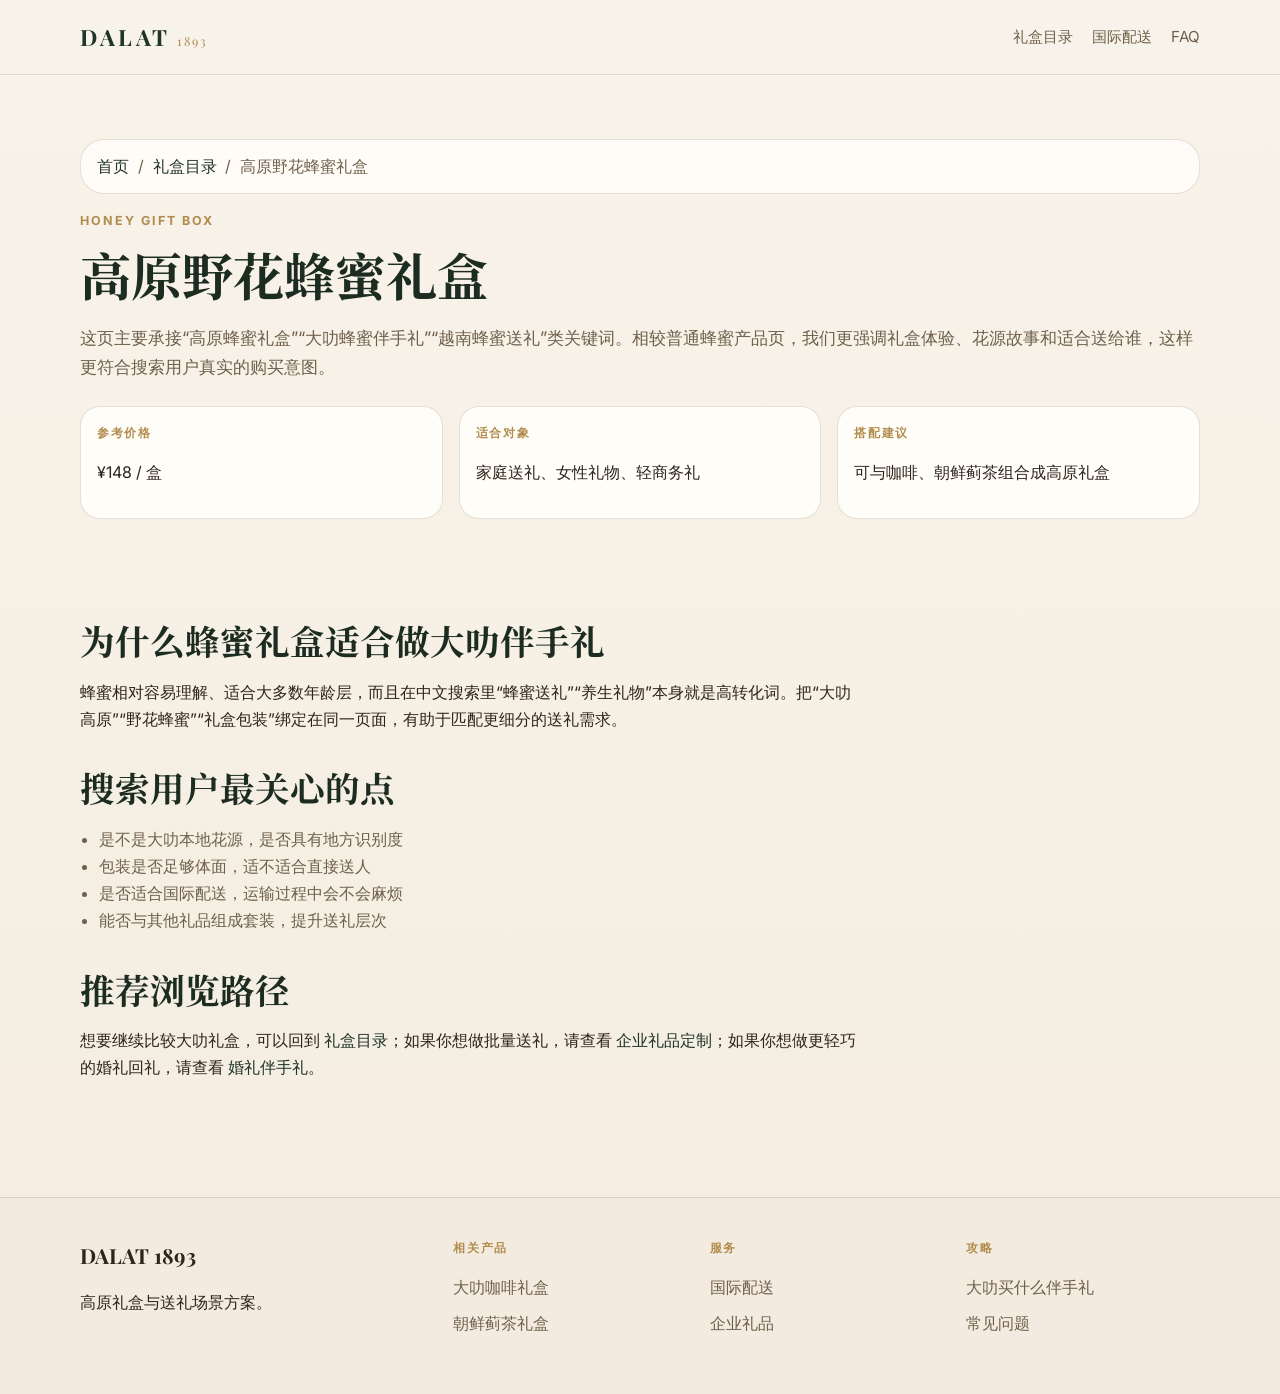
<file: dalat1893/products/highland-wildflower-honey.html>
<!DOCTYPE html>
<html lang="zh-CN">
<head>
  <meta charset="UTF-8" />
  <meta name="viewport" content="width=device-width, initial-scale=1.0" />
  <title>高原野花蜂蜜礼盒 | 大叻蜂蜜伴手礼 | DALAT 1893</title>
  <meta name="description" content="适合搜索高原蜂蜜礼盒、大叻蜂蜜伴手礼、越南蜂蜜送礼的人群，介绍大叻花源、包装、送礼场景与国际配送建议。" />
  <meta name="robots" content="index,follow" />
  <link rel="canonical" href="https://www.dalat1893.com/products/highland-wildflower-honey.html" />
  <link rel="icon" href="../assets/images/favicon.svg" type="image/svg+xml" />
  <link rel="preconnect" href="https://fonts.googleapis.com" />
  <link rel="preconnect" href="https://fonts.gstatic.com" crossorigin />
  <link href="https://fonts.googleapis.com/css2?family=Playfair+Display:wght@500;600;700&family=Noto+Serif+SC:wght@400;500;600&family=Inter:wght@400;500;600;700&display=swap" rel="stylesheet" />
  <link rel="stylesheet" href="../assets/css/style.css" />
</head>
<body>
  <header class="site-header"><div class="container header-row"><a class="brand" href="../index.html"><span class="brand-mark">DALAT</span><span class="brand-year">1893</span></a><button class="nav-toggle" type="button" aria-expanded="false" aria-controls="primary-nav">菜单</button><nav class="primary-nav" id="primary-nav"><a href="../collections/da-lat-gift-boxes.html">礼盒目录</a><a href="../shipping.html">国际配送</a><a href="../faq.html">FAQ</a></nav></div></header>
  <main class="page-hero">
    <div class="container">
      <nav class="breadcrumbs" aria-label="Breadcrumb"><ol><li><a href="../index.html">首页</a></li><li><a href="../collections/da-lat-gift-boxes.html">礼盒目录</a></li><li>高原野花蜂蜜礼盒</li></ol></nav>
      <p class="eyebrow">Honey Gift Box</p>
      <h1>高原野花蜂蜜礼盒</h1>
      <p class="lead">这页主要承接“高原蜂蜜礼盒”“大叻蜂蜜伴手礼”“越南蜂蜜送礼”类关键词。相较普通蜂蜜产品页，我们更强调礼盒体验、花源故事和适合送给谁，这样更符合搜索用户真实的购买意图。</p>
      <div class="meta-grid">
        <div class="meta-box"><p class="meta-label">参考价格</p><p>¥148 / 盒</p></div>
        <div class="meta-box"><p class="meta-label">适合对象</p><p>家庭送礼、女性礼物、轻商务礼</p></div>
        <div class="meta-box"><p class="meta-label">搭配建议</p><p>可与咖啡、朝鲜蓟茶组合成高原礼盒</p></div>
      </div>
      <section class="section article-content">
        <h2>为什么蜂蜜礼盒适合做大叻伴手礼</h2>
        <p>蜂蜜相对容易理解、适合大多数年龄层，而且在中文搜索里“蜂蜜送礼”“养生礼物”本身就是高转化词。把“大叻高原”“野花蜂蜜”“礼盒包装”绑定在同一页面，有助于匹配更细分的送礼需求。</p>
        <h2>搜索用户最关心的点</h2>
        <ul>
          <li>是不是大叻本地花源，是否具有地方识别度</li>
          <li>包装是否足够体面，适不适合直接送人</li>
          <li>是否适合国际配送，运输过程中会不会麻烦</li>
          <li>能否与其他礼品组成套装，提升送礼层次</li>
        </ul>
        <h2>推荐浏览路径</h2>
        <p>想要继续比较大叻礼盒，可以回到 <a href="../collections/da-lat-gift-boxes.html">礼盒目录</a>；如果你想做批量送礼，请查看 <a href="../corporate-gifts.html">企业礼品定制</a>；如果你想做更轻巧的婚礼回礼，请查看 <a href="../wedding-favors.html">婚礼伴手礼</a>。</p>
      </section>
    </div>
  </main>
  <footer class="site-footer"><div class="container footer-grid"><div><p class="footer-brand">DALAT 1893</p><p>高原礼盒与送礼场景方案。</p></div><div><p class="footer-title">相关产品</p><a href="da-lat-arabica-coffee.html">大叻咖啡礼盒</a><a href="artichoke-herbal-tea.html">朝鲜蓟茶礼盒</a></div><div><p class="footer-title">服务</p><a href="../shipping.html">国际配送</a><a href="../corporate-gifts.html">企业礼品</a></div><div><p class="footer-title">攻略</p><a href="../blog/what-to-buy-in-da-lat.html">大叻买什么伴手礼</a><a href="../faq.html">常见问题</a></div></div></footer>
  <script src="../assets/js/main.js"></script>
</body>
</html>
</file>
<file: dalat1893/assets/css/style.css>
:root {
  --bg: #f6f0e6;
  --bg-alt: #efe5d7;
  --card: #fffdf8;
  --text: #2f2419;
  --muted: #6f5f4b;
  --line: rgba(73, 49, 24, 0.14);
  --green: #1f3427;
  --green-soft: #314f3a;
  --gold: #b18c4d;
  --gold-light: #dbc28e;
  --shadow: 0 18px 42px rgba(40, 26, 12, 0.12);
}

*,
*::before,
*::after {
  box-sizing: border-box;
}

html {
  scroll-behavior: smooth;
}

body {
  margin: 0;
  font-family: "Inter", "PingFang SC", "Hiragino Sans GB", sans-serif;
  background: linear-gradient(180deg, #f8f3ea 0%, #f4ecdf 100%);
  color: var(--text);
  line-height: 1.7;
}

a {
  color: var(--green);
  text-decoration: none;
}

a:hover {
  color: var(--green-soft);
}

img {
  max-width: 100%;
  display: block;
}

.container {
  width: min(1120px, calc(100% - 2rem));
  margin: 0 auto;
}

.site-header {
  position: sticky;
  top: 0;
  z-index: 50;
  background: rgba(248, 243, 234, 0.92);
  backdrop-filter: blur(12px);
  border-bottom: 1px solid var(--line);
}

.header-row {
  display: flex;
  align-items: center;
  justify-content: space-between;
  gap: 1rem;
  min-height: 74px;
}

.brand {
  display: inline-flex;
  align-items: baseline;
  gap: 0.35rem;
  font-family: "Playfair Display", "Noto Serif SC", serif;
}

.brand-mark {
  font-size: 1.4rem;
  letter-spacing: 0.16em;
  font-weight: 700;
}

.brand-year {
  font-size: 0.78rem;
  color: var(--gold);
  letter-spacing: 0.18em;
}

.nav-toggle {
  display: none;
  border: 1px solid var(--line);
  background: var(--card);
  color: var(--text);
  border-radius: 999px;
  padding: 0.55rem 0.9rem;
  font-size: 0.95rem;
}

.primary-nav {
  display: flex;
  align-items: center;
  gap: 1.2rem;
  flex-wrap: wrap;
}

.primary-nav a {
  color: var(--muted);
  font-size: 0.95rem;
}

.primary-nav a:hover,
.primary-nav a:focus-visible {
  color: var(--green);
}

.nav-cta {
  border: 1px solid var(--green);
  color: var(--green) !important;
  border-radius: 999px;
  padding: 0.45rem 0.95rem;
  font-weight: 600;
}

.hero {
  padding: 5rem 0 4rem;
}

.hero-home {
  background:
    radial-gradient(circle at top right, rgba(177, 140, 77, 0.22), transparent 30%),
    radial-gradient(circle at left center, rgba(49, 79, 58, 0.12), transparent 28%);
}

.hero-grid,
.split,
.intro-grid {
  display: grid;
  gap: 2rem;
  grid-template-columns: repeat(2, minmax(0, 1fr));
}

.eyebrow {
  margin: 0 0 0.9rem;
  text-transform: uppercase;
  letter-spacing: 0.16em;
  font-size: 0.78rem;
  color: var(--gold);
  font-weight: 700;
}

h1,
h2,
h3 {
  margin: 0 0 1rem;
  font-family: "Playfair Display", "Noto Serif SC", serif;
  line-height: 1.2;
  color: #1d2c21;
}

h1 {
  font-size: clamp(2.5rem, 4vw, 4.4rem);
}

h2 {
  font-size: clamp(1.8rem, 2.7vw, 3rem);
}

h3 {
  font-size: 1.35rem;
}

p {
  margin: 0 0 1rem;
}

.lead {
  font-size: 1.08rem;
  color: var(--muted);
}

.hero-actions,
.button-row {
  display: flex;
  flex-wrap: wrap;
  gap: 0.9rem;
  margin: 1.6rem 0;
}

.button {
  display: inline-flex;
  align-items: center;
  justify-content: center;
  min-height: 46px;
  padding: 0.85rem 1.3rem;
  border-radius: 999px;
  border: 1px solid transparent;
  font-weight: 700;
  transition: transform 0.18s ease, background 0.18s ease, color 0.18s ease;
}

.button:hover {
  transform: translateY(-1px);
}

.button-primary {
  background: var(--green);
  color: #fff8ef;
}

.button-primary:hover {
  color: #fff8ef;
  background: var(--green-soft);
}

.button-secondary {
  background: transparent;
  border-color: var(--green);
  color: var(--green);
}

.hero-points,
.plain-list {
  margin: 1.4rem 0 0;
  padding-left: 1.1rem;
  color: var(--muted);
}

.hero-card,
.card,
.product-card,
.list-panel,
.contact-card,
.faq-preview-item,
.story-box,
.stat-box,
.breadcrumbs,
.feature-box {
  background: rgba(255, 253, 248, 0.92);
  border: 1px solid var(--line);
  border-radius: 24px;
  box-shadow: var(--shadow);
}

.hero-card,
.list-panel,
.contact-card {
  padding: 1.5rem;
}

.card,
.product-card,
.faq-preview-item,
.story-box,
.feature-box {
  padding: 1.4rem;
}

.card-label,
.product-kicker,
.footer-title,
.meta-label {
  color: var(--gold);
  text-transform: uppercase;
  letter-spacing: 0.14em;
  font-size: 0.74rem;
  font-weight: 700;
}

.tag-cloud {
  display: flex;
  flex-wrap: wrap;
  gap: 0.7rem;
  margin-top: 1rem;
}

.tag-cloud a {
  padding: 0.65rem 0.8rem;
  border-radius: 999px;
  background: rgba(177, 140, 77, 0.1);
  border: 1px solid rgba(177, 140, 77, 0.22);
  color: var(--green);
  font-size: 0.95rem;
}

.section {
  padding: 4.2rem 0;
}

.section-alt {
  background: linear-gradient(180deg, rgba(239, 229, 215, 0.58), rgba(246, 240, 230, 0));
}

.section-heading {
  max-width: 760px;
  margin-bottom: 2rem;
}

.grid {
  display: grid;
  gap: 1.3rem;
}

.grid-2 {
  grid-template-columns: repeat(2, minmax(0, 1fr));
}

.grid-3 {
  grid-template-columns: repeat(3, minmax(0, 1fr));
}

.text-link {
  font-weight: 700;
}

.site-footer {
  padding: 2.5rem 0 3rem;
  border-top: 1px solid var(--line);
  background: rgba(243, 235, 223, 0.65);
}

.footer-grid {
  display: grid;
  gap: 1.4rem;
  grid-template-columns: 1.5fr 1fr 1fr 1fr;
}

.footer-grid a {
  display: block;
  color: var(--muted);
  margin-bottom: 0.55rem;
}

.footer-brand {
  font-family: "Playfair Display", "Noto Serif SC", serif;
  font-size: 1.3rem;
  font-weight: 700;
}

.page-hero {
  padding: 4rem 0 2rem;
}

.page-hero.compact {
  padding-bottom: 0.75rem;
}

.breadcrumbs {
  padding: 0.8rem 1rem;
  margin-bottom: 1rem;
  box-shadow: none;
}

.breadcrumbs ol {
  display: flex;
  flex-wrap: wrap;
  gap: 0.55rem;
  margin: 0;
  padding: 0;
  list-style: none;
  color: var(--muted);
}

.breadcrumbs li::after {
  content: "/";
  margin-left: 0.55rem;
}

.breadcrumbs li:last-child::after {
  display: none;
}

.meta-grid {
  display: grid;
  gap: 1rem;
  grid-template-columns: repeat(3, minmax(0, 1fr));
  margin-top: 1.5rem;
}

.meta-box {
  background: var(--card);
  border: 1px solid var(--line);
  border-radius: 20px;
  padding: 1rem;
}

.story-grid {
  display: grid;
  gap: 1.25rem;
  grid-template-columns: 1.4fr 1fr;
}

.faq-list {
  display: grid;
  gap: 1rem;
}

.faq-item {
  border: 1px solid var(--line);
  border-radius: 20px;
  background: var(--card);
  overflow: hidden;
}

.faq-item button {
  width: 100%;
  padding: 1rem 1.2rem;
  background: none;
  border: none;
  text-align: left;
  font: inherit;
  font-weight: 700;
  color: var(--green);
  cursor: pointer;
}

.faq-item .faq-answer {
  display: none;
  padding: 0 1.2rem 1rem;
  color: var(--muted);
}

.faq-item.is-open .faq-answer {
  display: block;
}

.toc {
  padding: 1.2rem;
  border-radius: 20px;
  border: 1px solid var(--line);
  background: rgba(255, 253, 248, 0.88);
  margin-bottom: 1.5rem;
}

.toc a {
  display: block;
  margin-bottom: 0.4rem;
}

.article-content {
  max-width: 780px;
}

.article-content h2 {
  margin-top: 2.2rem;
}

.article-content ul,
.article-content ol {
  padding-left: 1.2rem;
  color: var(--muted);
}

.callout {
  border-left: 4px solid var(--gold);
  background: rgba(177, 140, 77, 0.09);
  padding: 1rem 1.1rem;
  border-radius: 0 16px 16px 0;
  margin: 1.4rem 0;
}

@media (max-width: 960px) {
  .grid-3,
  .grid-2,
  .hero-grid,
  .split,
  .story-grid,
  .footer-grid,
  .meta-grid {
    grid-template-columns: 1fr;
  }

  .nav-toggle {
    display: inline-flex;
  }

  .primary-nav {
    position: absolute;
    left: 1rem;
    right: 1rem;
    top: calc(100% + 0.5rem);
    padding: 1rem;
    border-radius: 20px;
    border: 1px solid var(--line);
    background: rgba(255, 253, 248, 0.98);
    box-shadow: var(--shadow);
    display: none;
    flex-direction: column;
    align-items: flex-start;
  }

  .site-header.is-open .primary-nav {
    display: flex;
  }
}

@media (max-width: 640px) {
  .hero,
  .section,
  .page-hero {
    padding-top: 3.2rem;
    padding-bottom: 3.2rem;
  }

  h1 {
    font-size: 2.25rem;
  }

  .button,
  .nav-toggle {
    width: 100%;
  }

  .hero-actions,
  .button-row {
    flex-direction: column;
  }
}
</file>
